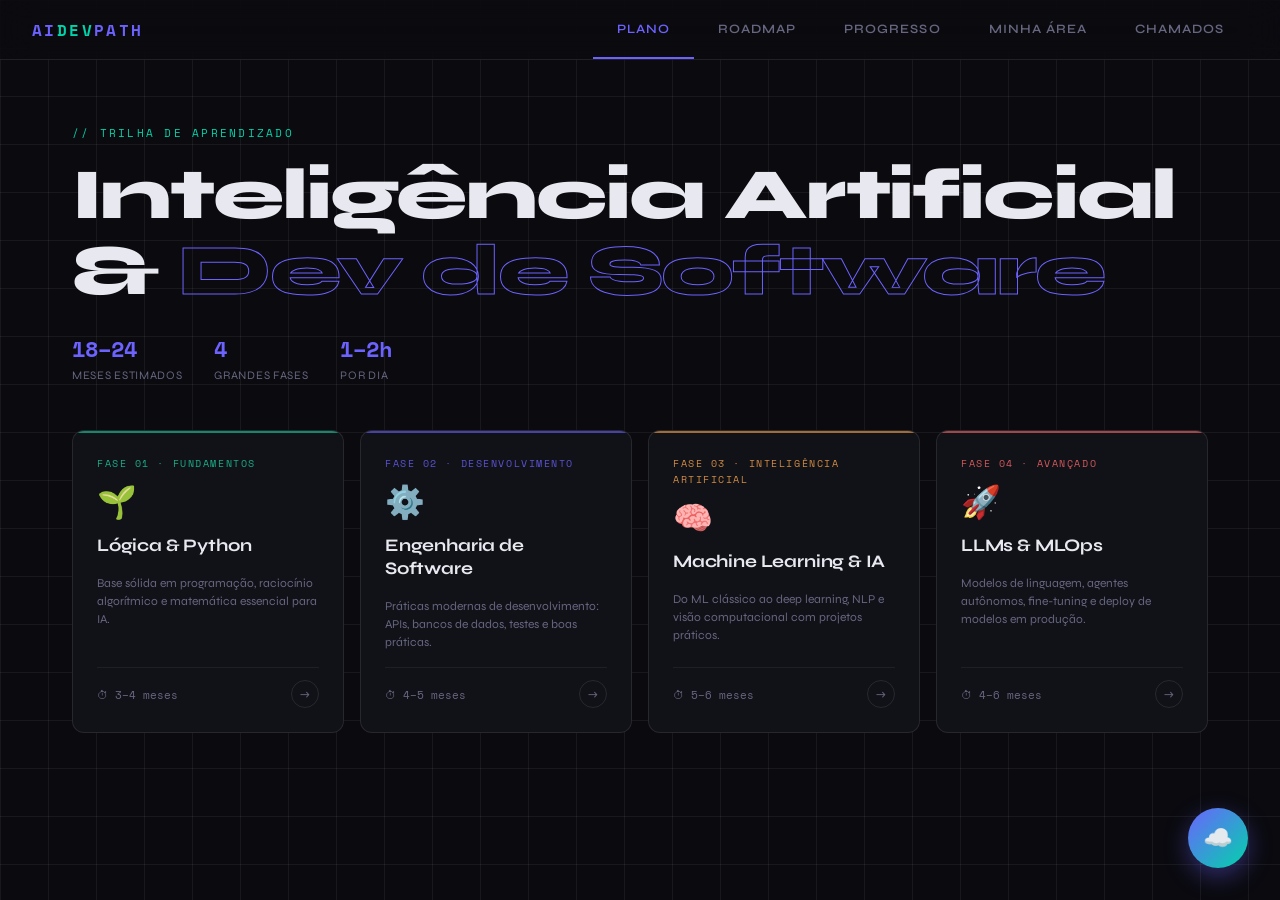
<file: index.html>
<!DOCTYPE html>
<html lang="pt-BR">
<head>
  <meta charset="UTF-8">
  <meta name="viewport" content="width=device-width, initial-scale=1.0">
  <meta name="theme-color" content="#6c63ff">
  <meta name="apple-mobile-web-app-capable" content="yes">
  <meta name="apple-mobile-web-app-status-bar-style" content="black-translucent">
  <meta name="apple-mobile-web-app-title" content="AI Dev Path">
  <link rel="manifest" href="manifest.json">
  <title>AI Dev Path</title>
  <link href="https://fonts.googleapis.com/css2?family=Space+Mono:wght@400;700&family=Syne:wght@400;600;700;800&display=swap" rel="stylesheet">
  <link rel="stylesheet" href="styles.css">
</head>
<body>

  <!-- Install Banner -->
  <div class="install-banner" id="install-banner">
    <span>📱 Instale o app para acesso offline!</span>
    <button id="install-btn">Instalar</button>
    <button class="close-btn" id="close-banner">✕</button>
  </div>

  <!-- Navigation -->
  <nav>
    <div class="nav-logo">AI<span>Dev</span>Path</div>
    <div class="nav-tabs">
      <button class="nav-tab active" onclick="switchTab(0)">Plano</button>
      <button class="nav-tab" onclick="switchTab(1)">Roadmap</button>
      <button class="nav-tab" onclick="switchTab(2)">Progresso</button>
      <button class="nav-tab" onclick="switchTab(3)">Minha Área</button>
      <button class="nav-tab" onclick="switchTab(4)">Chamados</button>
    </div>
  </nav>

  <!-- PAGE 1: PLANO -->
  <div class="page active" id="page-0">
    <div class="hero">
      <p class="hero-eyebrow">// Trilha de aprendizado</p>
      <h1>Inteligência Artificial<br>& <em>Dev de Software</em></h1>
      <div class="hero-meta">
        <div class="hero-stat">
          <span class="hero-stat-num">18–24</span>
          <span class="hero-stat-label">meses estimados</span>
        </div>
        <div class="hero-stat">
          <span class="hero-stat-num">4</span>
          <span class="hero-stat-label">grandes fases</span>
        </div>
        <div class="hero-stat">
          <span class="hero-stat-num">1–2h</span>
          <span class="hero-stat-label">por dia</span>
        </div>
      </div>
    </div>
    <div class="phases-grid" id="phases-grid"></div>
  </div>

  <!-- PAGE 2: ROADMAP -->
  <div class="page" id="page-1">
    <div class="roadmap-container">
      <div class="page-header">
        <p class="page-eyebrow">// Acompanhamento</p>
        <h2 class="page-title">Seu <em>Roadmap</em></h2>
      </div>
      <div class="overall-bar">
        <div class="overall-header">
          <span class="overall-title">Progresso do Roadmap</span>
          <span class="overall-percent" id="roadmap-pct">0%</span>
        </div>
        <div class="overall-track">
          <div class="overall-fill" id="roadmap-fill" style="width:0%"></div>
        </div>
      </div>
      <div id="roadmap-content"></div>
    </div>
  </div>

  <!-- PAGE 3: PROGRESSO -->
  <div class="page" id="page-2">
    <div class="progress-container">
      <div class="page-header">
        <p class="page-eyebrow">// Dashboard</p>
        <h2 class="page-title">Meu <em>Progresso</em></h2>
      </div>
      <div class="overall-bar">
        <div class="overall-header">
          <span class="overall-title">Progresso Geral</span>
          <span class="overall-percent" id="overall-pct">0%</span>
        </div>
        <div class="overall-track">
          <div class="overall-fill" id="overall-fill" style="width:0%"></div>
        </div>
      </div>
      <div class="progress-grid" id="progress-grid"></div>
    </div>
  </div>

  <!-- PAGE 4: MINHA ÁREA -->
  <div class="page" id="page-3">
    <div class="practice-container">
      <div class="page-header">
        <p class="page-eyebrow">// Prática</p>
        <h2 class="page-title">Minha <em>Área de Estudos</em></h2>
      </div>
      <div class="practice-tabs">
        <button class="practice-tab active" onclick="switchPracticeTab(0)">🧮 Calculadora Matemática</button>
        <button class="practice-tab" onclick="switchPracticeTab(1)">🧠 Simulador de Rede Neural</button>
      </div>

      <!-- Math Calculator Panel -->
      <div class="practice-panel active" id="practice-0">
        <div class="calc-grid">
          <div class="calc-section">
            <div class="calc-title">Operações com Vetores</div>
            <div class="calc-input-group">
              <label class="calc-label">Vetor A (separado por vírgula)</label>
              <input type="text" class="calc-input" id="vectorA" placeholder="Ex: 1, 2, 3">
            </div>
            <div class="calc-input-group">
              <label class="calc-label">Vetor B (separado por vírgula)</label>
              <input type="text" class="calc-input" id="vectorB" placeholder="Ex: 4, 5, 6">
            </div>
            <button class="calc-btn" onclick="calculateVectorOps()">Calcular Operações</button>
            <div class="calc-result" id="vector-result">Resultado aparecerá aqui...</div>
          </div>

          <div class="calc-section">
            <div class="calc-title">Operações com Matrizes</div>
            <div class="calc-input-group">
              <label class="calc-label">Matriz A (linhas separadas por ;)</label>
              <input type="text" class="calc-input" id="matrixA" placeholder="Ex: 1,2; 3,4">
            </div>
            <div class="calc-input-group">
              <label class="calc-label">Matriz B (linhas separadas por ;)</label>
              <input type="text" class="calc-input" id="matrixB" placeholder="Ex: 5,6; 7,8">
            </div>
            <button class="calc-btn" onclick="calculateMatrixOps()">Calcular Operações</button>
            <div class="calc-result" id="matrix-result">Resultado aparecerá aqui...</div>
          </div>

          <div class="calc-section">
            <div class="calc-title">Produto Escalar & Vetorial</div>
            <div class="calc-input-group">
              <label class="calc-label">Vetor U</label>
              <input type="text" class="calc-input" id="vectorU" placeholder="Ex: 1, 2, 3">
            </div>
            <div class="calc-input-group">
              <label class="calc-label">Vetor V</label>
              <input type="text" class="calc-input" id="vectorV" placeholder="Ex: 4, 5, 6">
            </div>
            <button class="calc-btn" onclick="calculateProducts()">Calcular Produtos</button>
            <div class="calc-result" id="product-result">Resultado aparecerá aqui...</div>
          </div>

          <div class="calc-section">
            <div class="calc-title">Álgebra Linear</div>
            <div class="calc-input-group">
              <label class="calc-label">Matriz (linhas separadas por ;)</label>
              <input type="text" class="calc-input" id="matrixDet" placeholder="Ex: 1,2; 3,4">
            </div>
            <button class="calc-btn" onclick="calculateLinearAlgebra()">Calcular Determinante e Transposta</button>
            <div class="calc-result" id="linear-result">Resultado aparecerá aqui...</div>
          </div>
        </div>
      </div>

      <!-- Neural Network Panel -->
      <div class="practice-panel" id="practice-1">
        <div class="nn-container">
          <div class="calc-title">💡 Simulador de Rede Neural Simples</div>
          <p style="color: var(--muted); font-size: 0.8rem; margin-bottom: 1rem;">
            Experimente com diferentes arquiteturas de redes neurais! Use a função <code style="color: var(--accent2);">createNeuralNetwork()</code> 
            para visualizar sua rede.
          </p>
          <div class="code-editor">
            <textarea class="code-textarea" id="nn-code">// Exemplo de rede neural simples
// Camadas: [entradas, ocultas, saídas]

function createNeuralNetwork() {
  const network = {
    layers: [3, 5, 2],  // 3 entradas, 5 neurônios ocultos, 2 saídas
    name: "Rede de Classificação"
  };
  return network;
}

// Execute para visualizar!
const myNetwork = createNeuralNetwork();
console.log("Rede criada:", myNetwork.name);
console.log("Arquitetura:", myNetwork.layers.join(" → "));
</textarea>
          </div>
          <div class="code-controls">
            <button class="run-btn" onclick="runNeuralNetwork()">▶ Executar e Visualizar</button>
            <button class="clear-btn" onclick="clearNNOutput()">Limpar Saída</button>
          </div>
          <canvas id="nn-canvas"></canvas>
          <div class="output-panel" id="nn-output"></div>
        </div>
      </div>
    </div>
  </div>

  <!-- PAGE 5: CHAMADOS -->
  <div class="page" id="page-4">
    <div class="tickets-container">
      
      <!-- Login Screen -->
      <div class="login-screen" id="login-screen">
        <div class="login-box">
          <div class="login-icon">🎫</div>
          <h2 class="login-title">Sistema de Chamados</h2>
          <p class="login-subtitle">Faça login para acessar os chamados</p>
          <div class="login-form">
            <div class="login-input-group">
              <label class="login-label">👤 Nome de Usuário</label>
              <input type="text" class="login-input" id="attendant-name" placeholder="Digite seu nome">
            </div>
            <div class="login-input-group">
              <label class="login-label">🔑 Senha</label>
              <input type="password" class="login-input" id="attendant-pass" placeholder="Digite sua senha">
            </div>
            <button class="login-btn" onclick="performLogin()">Entrar</button>
            <div class="login-actions" style="margin-top: 10px; text-align: center;">
              <button class="login-btn" id="first-user-btn" style="background: transparent; color: var(--accent2); border: 1px solid var(--accent2); padding: 0.5rem; display: none;" onclick="openUserForm(true)">Criar Primeiro Usuário (Admin)</button>
            </div>
          </div>
        </div>
      </div>

      <!-- Main Content (after login) -->
      <div class="tickets-main" id="tickets-main" style="display: none;">
        <div class="page-header">
          <p class="page-eyebrow">// Gestão de Atendimento</p>
          <h2 class="page-title">Sistema de <em>Chamados</em></h2>
          <div class="attendant-info">
            <button id="admin-shield-btn" class="logout-btn" style="background: transparent; border: 1px solid var(--accent3); margin-right: 0.5rem; display: none;" onclick="openUserManagerModal()" title="Gerenciar Usuários">🛡️ Admin</button>
            <span class="attendant-badge">👤 <span id="current-attendant">Atendente</span></span>
            <button class="logout-btn" onclick="performLogout()">Sair</button>
          </div>
        </div>

        <div class="tickets-stats">
          <div class="stat-card">
            <div class="stat-number" id="stat-available">0</div>
            <div class="stat-label">Disponíveis</div>
          </div>
          <div class="stat-card">
            <div class="stat-number" id="stat-in-progress">0</div>
            <div class="stat-label">Em Atendimento</div>
          </div>
          <div class="stat-card">
            <div class="stat-number" id="stat-completed">0</div>
            <div class="stat-label">Concluídos</div>
          </div>
        </div>

        <div class="tickets-header">
          <div class="tickets-filter">
            <button class="filter-btn active" onclick="filterTickets('all')">Todos</button>
            <button class="filter-btn" onclick="filterTickets('available')">Disponíveis</button>
            <button class="filter-btn" onclick="filterTickets('in-progress')">Meus Atendimentos</button>
            <button class="filter-btn" onclick="filterTickets('completed')">Concluídos</button>
          </div>
          <button class="new-ticket-btn" onclick="openTicketModal()">+ Novo Chamado</button>
        </div>

        <div class="tickets-board" id="tickets-board"></div>
        <div class="empty-state" id="empty-state" style="display: none;">
          <div class="empty-state-icon">📋</div>
          <div class="empty-state-text">Nenhum chamado ainda</div>
          <div class="empty-state-hint">Clique em "Novo Chamado" para começar</div>
        </div>
      </div>
    </div>
  </div>

  <!-- DETAIL OVERLAY -->
  <div class="detail-overlay" id="detail-overlay" onclick="handleOverlayClick(event)">
    <div class="detail-panel">
      <div class="detail-header">
        <button class="detail-close" onclick="closeDetail()">✕</button>
        <div class="detail-tag" id="d-tag"></div>
        <div class="detail-title" id="d-title"></div>
        <div class="detail-meta" id="d-meta"></div>
      </div>
      <div class="detail-body" id="d-body"></div>
    </div>
  </div>

  <!-- TICKET MODAL -->
  <div class="ticket-modal" id="ticket-modal" onclick="handleTicketModalClick(event)">
    <div class="ticket-modal-content">
      <div class="ticket-modal-header">
        <div class="ticket-modal-title" id="modal-title">Novo Chamado</div>
        <button class="ticket-modal-close" onclick="closeTicketModal()">✕</button>
      </div>
      <div class="ticket-modal-body">
        <div class="ticket-form-group">
          <label class="ticket-form-label">Título</label>
          <input type="text" class="ticket-form-input" id="ticket-title-input" placeholder="Ex: Problema no sistema de login">
        </div>
        <div class="ticket-form-group">
          <label class="ticket-form-label">Descrição</label>
          <textarea class="ticket-form-textarea" id="ticket-description-input" placeholder="Descreva o chamado em detalhes..."></textarea>
        </div>
        <div class="ticket-form-group">
          <label class="ticket-form-label">Cor do Card</label>
          <div class="color-picker" id="color-picker">
            <div class="color-option selected" style="background: #6c63ff;" data-color="#6c63ff"></div>
            <div class="color-option" style="background: #00d4aa;" data-color="#00d4aa"></div>
            <div class="color-option" style="background: #ffa94d;" data-color="#ffa94d"></div>
            <div class="color-option" style="background: #ff6b6b;" data-color="#ff6b6b"></div>
            <div class="color-option" style="background: #1AD4A4;" data-color="#1AD4A4"></div>
            <div class="color-option" style="background: #a78bfa;" data-color="#a78bfa"></div>
            <div class="color-option" style="background: #f472b6;" data-color="#f472b6"></div>
            <div class="color-option" style="background: #60a5fa;" data-color="#60a5fa"></div>
          </div>
        </div>
        <div class="ticket-form-group">
          <label class="ticket-form-label">Anexos</label>
          <label class="ticket-form-file">
            <input type="file" id="ticket-files-input" multiple onchange="handleTicketFiles(this)">
            <div>📎 Clique para anexar arquivos</div>
          </label>
          <div class="file-list" id="ticket-files-list"></div>
        </div>
      </div>
      <div class="ticket-modal-footer">
        <button class="btn-cancel" onclick="closeTicketModal()">Cancelar</button>
        <button class="btn-save" onclick="saveTicket()">Salvar Chamado</button>
      </div>
    </div>
  </div>

  <!-- SYNC MODAL -->
  <div class="sync-modal" id="sync-modal" onclick="handleSyncModalClick(event)">
    <div class="sync-modal-content">
      <div class="sync-modal-header">
        <div class="sync-modal-title">☁️ Sincronização Dropbox</div>
        <div class="sync-modal-subtitle">Sincronize seus dados entre dispositivos usando o Dropbox</div>
        <button class="sync-modal-close" onclick="closeSyncModal()">✕</button>
      </div>
      <div class="sync-modal-body">
        <div class="sync-info-box">
          <strong>Como configurar:</strong><br>
          1. Acesse <a href="https://www.dropbox.com/developers/apps" target="_blank">Dropbox App Console</a><br>
          2. Crie um novo app (Scoped Access, App folder)<br>
          3. Em "Permissions", ative: <code>files.content.write</code> e <code>files.content.read</code><br>
          4. Em "Settings", gere um Access Token<br>
          5. Cole o token abaixo
        </div>
        <div class="sync-status" id="sync-status">
          <div class="sync-status-icon">⚪</div>
          <div class="sync-status-text">
            <div style="font-weight: 600;">Status: Não Configurado</div>
            <div style="font-size: 0.75rem; color: var(--muted);">Configure o token para habilitar a sincronização</div>
          </div>
        </div>
        <div class="sync-form-group">
          <label class="sync-form-label">Dropbox Access Token</label>
          <input type="password" class="sync-form-input" id="dropbox-token-input" placeholder="Cole seu token aqui..." autocomplete="off">
        </div>
        <div class="sync-actions">
          <button class="sync-btn sync-btn-secondary" onclick="testConnection()">🔍 Testar Conexão</button>
          <button class="sync-btn" onclick="saveToken()">💾 Salvar Token</button>
        </div>
        <div class="sync-actions">
          <button class="sync-btn" onclick="syncToCloud()" id="sync-upload-btn" disabled>⬆️ Enviar para Nuvem</button>
          <button class="sync-btn sync-btn-secondary" onclick="syncFromCloud()" id="sync-download-btn" disabled>⬇️ Baixar da Nuvem</button>
        </div>
        <div class="sync-actions">
          <button class="sync-btn sync-btn-danger" onclick="disconnectDropbox()">🔌 Desconectar</button>
        </div>
        <div class="sync-last-sync" id="sync-last-sync"></div>
      </div>
    </div>
  </div>

  <!-- USER MODAL (Registration/Management) -->
  <div class="ticket-modal" id="user-modal" onclick="if(event.target === this) closeUserModal()">
    <div class="ticket-modal-content">
      <div class="ticket-modal-header">
        <div class="ticket-modal-title" id="user-modal-title">Gerenciar Usuários</div>
        <button class="ticket-modal-close" onclick="closeUserModal()">✕</button>
      </div>
      <div class="ticket-modal-body" id="user-modal-body">
        <!-- List of users (only for admin) -->
        <div id="user-list-container" style="display:none; margin-bottom: 20px;">
          <h3 style="margin-bottom: 10px; font-size: 1rem;">Usuários Cadastrados</h3>
          <div id="users-list" style="max-height: 150px; overflow-y: auto; background: var(--surface2); padding: 10px; border-radius: 8px;"></div>
          <button class="new-ticket-btn" style="margin-top: 10px; width: 100%;" onclick="showUserForm()">+ Criar Novo Usuário</button>
        </div>
        
        <!-- User Form -->
        <div id="user-form-container">
          <div class="ticket-form-group">
            <label class="ticket-form-label">Nome de Usuário</label>
            <input type="text" class="ticket-form-input" id="user-name-input" placeholder="Ex: joao.silva">
          </div>
          <div class="ticket-form-group">
            <label class="ticket-form-label">Senha</label>
            <input type="password" class="ticket-form-input" id="user-pass-input" placeholder="Senha segura">
          </div>
          <div class="ticket-form-group" id="user-role-group">
            <label class="ticket-form-label">Papel do Usuário</label>
            <select class="ticket-form-input" id="user-role-input" style="background: var(--surface); color: var(--text); border: 1px solid var(--border);" onchange="toggleAdminCheckbox()">
              <option value="requester">Solicitante</option>
              <option value="attendant">Atendente</option>
            </select>
          </div>
          <div class="ticket-form-group" id="user-admin-group" style="display: none; align-items: center; gap: 10px; margin-top: 15px;">
            <input type="checkbox" id="user-admin-input" style="width: 20px; height: 20px; accent-color: var(--accent2);">
            <label class="ticket-form-label" style="margin-bottom: 0;"> É Administrador?</label>
          </div>
        </div>
      </div>
      <div class="ticket-modal-footer">
        <button class="btn-cancel" onclick="closeUserModal()">Cancelar</button>
        <button class="btn-save" onclick="saveUser()">Salvar Usuário</button>
      </div>
    </div>
  </div>

  <!-- SYNC FAB BUTTON -->
  <button class="sync-fab" id="sync-fab" onclick="openSyncModal()">
    <span id="sync-icon">☁️</span>
    <div class="sync-tooltip" id="sync-tooltip">Sincronizar com Dropbox</div>
  </button>

  <script src="script.js"></script>
</body>
</html>
</file>
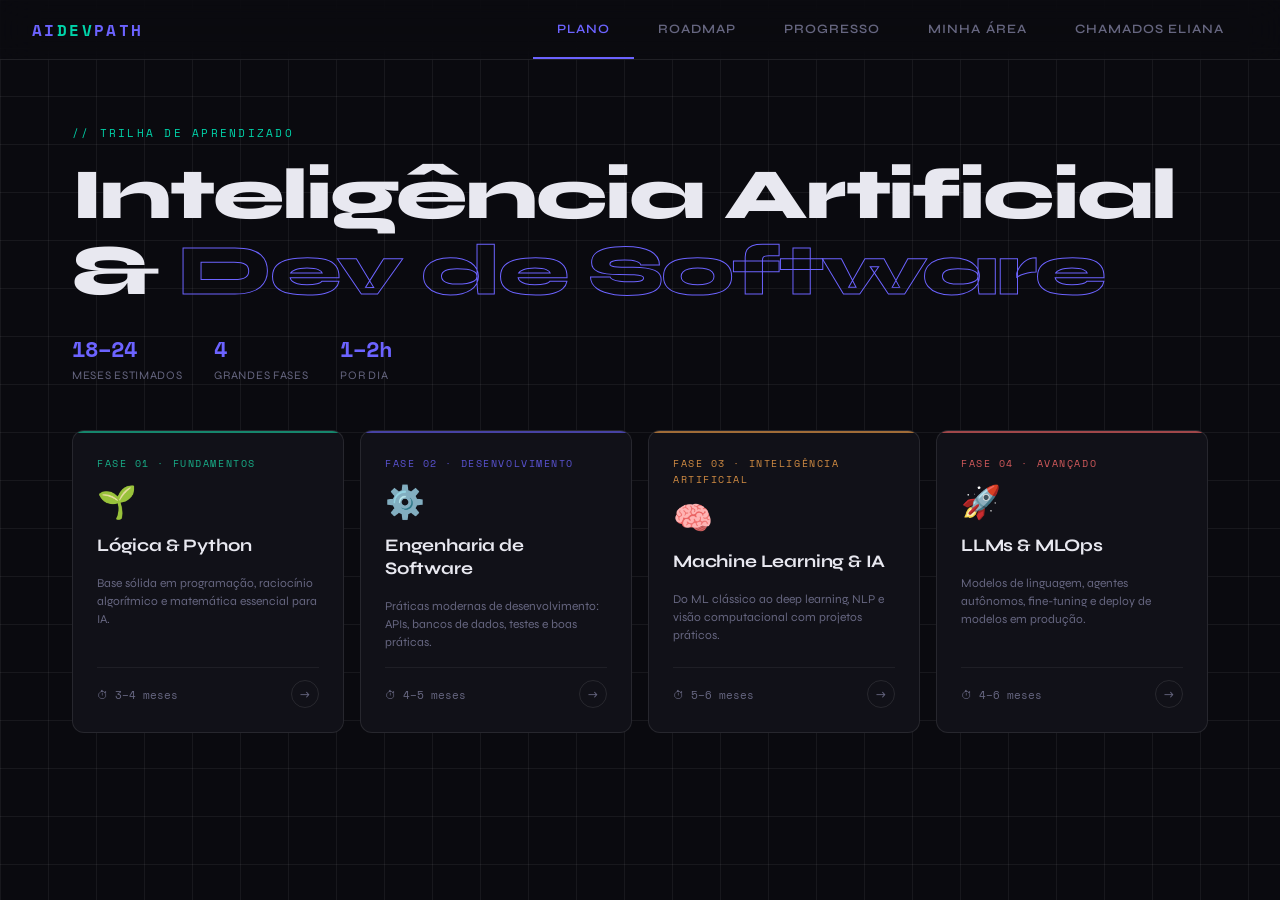
<file: ai_dev_path_completo.html>
<!DOCTYPE html>
<html lang="pt-BR">

<head>
  <meta charset="UTF-8">
  <meta name="viewport" content="width=device-width, initial-scale=1.0">
  <meta name="theme-color" content="#6c63ff">
  <meta name="apple-mobile-web-app-capable" content="yes">
  <meta name="apple-mobile-web-app-status-bar-style" content="black-translucent">
  <meta name="apple-mobile-web-app-title" content="AI Dev Path">
  <link rel="manifest" href="manifest.json">
  <title>AI Dev Path</title>
  <link
    href="https://fonts.googleapis.com/css2?family=Space+Mono:wght@400;700&family=Syne:wght@400;600;700;800&display=swap"
    rel="stylesheet">
  <style>
    :root {
      --bg: #0a0a0f;
      --surface: #111118;
      --surface2: #16161f;
      --surface3: #1c1c28;
      --border: #ffffff0f;
      --border2: #ffffff18;
      --text: #e8e8f0;
      --muted: #666680;
      --accent: #6c63ff;
      --accent2: #00d4aa;
      --accent3: #ff6b6b;
      --accent4: #ffa94d;
      --glow: #6c63ff33;
      --font-display: 'Syne', sans-serif;
      --font-mono: 'Space Mono', monospace;
    }

    * {
      margin: 0;
      padding: 0;
      box-sizing: border-box;
    }

    body {
      background: var(--bg);
      color: var(--text);
      font-family: var(--font-display);
      min-height: 100vh;
      overflow-x: hidden;
    }

    /* GRID BG */
    body::before {
      content: '';
      position: fixed;
      inset: 0;
      background-image:
        linear-gradient(var(--border) 1px, transparent 1px),
        linear-gradient(90deg, var(--border) 1px, transparent 1px);
      background-size: 48px 48px;
      pointer-events: none;
      z-index: 0;
    }

    /* Install Banner */
    .install-banner {
      position: fixed;
      bottom: 20px;
      left: 50%;
      transform: translateX(-50%);
      background: linear-gradient(135deg, var(--accent), var(--accent2));
      color: white;
      padding: 1rem 1.5rem;
      border-radius: 12px;
      box-shadow: 0 10px 40px rgba(108, 99, 255, 0.3);
      display: none;
      align-items: center;
      gap: 1rem;
      z-index: 1000;
      animation: slideUp 0.3s ease;
      max-width: 90%;
    }

    .install-banner.show {
      display: flex;
    }

    @keyframes slideUp {
      from {
        opacity: 0;
        transform: translateX(-50%) translateY(20px);
      }

      to {
        opacity: 1;
        transform: translateX(-50%) translateY(0);
      }
    }

    .install-banner button {
      background: white;
      color: var(--accent);
      border: none;
      padding: 0.5rem 1rem;
      border-radius: 8px;
      font-weight: 700;
      cursor: pointer;
      white-space: nowrap;
    }

    .install-banner .close-btn {
      background: transparent;
      color: white;
      font-size: 1.2rem;
      padding: 0.25rem 0.5rem;
    }

    /* NAV */
    nav {
      position: sticky;
      top: 0;
      z-index: 100;
      background: #0a0a0fcc;
      backdrop-filter: blur(20px);
      border-bottom: 1px solid var(--border2);
      padding: 0 2rem;
      display: flex;
      align-items: center;
      gap: 0;
      height: 60px;
      overflow-x: auto;
    }

    .nav-logo {
      font-size: 1rem;
      font-weight: 800;
      letter-spacing: 0.15em;
      text-transform: uppercase;
      color: var(--accent);
      margin-right: auto;
      font-family: var(--font-mono);
      flex-shrink: 0;
    }

    .nav-logo span {
      color: var(--accent2);
    }

    .nav-tabs {
      display: flex;
      gap: 0;
      height: 100%;
    }

    .nav-tab {
      height: 100%;
      padding: 0 1.5rem;
      background: none;
      border: none;
      border-bottom: 2px solid transparent;
      color: var(--muted);
      font-family: var(--font-display);
      font-size: 0.8rem;
      font-weight: 600;
      letter-spacing: 0.08em;
      text-transform: uppercase;
      cursor: pointer;
      transition: all 0.2s;
      position: relative;
      white-space: nowrap;
    }

    .nav-tab:hover {
      color: var(--text);
    }

    .nav-tab.active {
      color: var(--accent);
      border-bottom-color: var(--accent);
    }

    /* PAGES */
    .page {
      display: none;
      position: relative;
      z-index: 1;
    }

    .page.active {
      display: block;
    }

    /* ===== PAGE 1: PLANO ===== */
    .hero {
      padding: 4rem 2rem 2rem;
      max-width: 1200px;
      margin: 0 auto;
    }

    .hero-eyebrow {
      font-family: var(--font-mono);
      font-size: 0.7rem;
      letter-spacing: 0.2em;
      color: var(--accent2);
      text-transform: uppercase;
      margin-bottom: 1rem;
    }

    .hero h1 {
      font-size: clamp(2.5rem, 6vw, 4.5rem);
      font-weight: 800;
      line-height: 1.05;
      letter-spacing: -0.03em;
    }

    .hero h1 em {
      font-style: normal;
      color: transparent;
      -webkit-text-stroke: 1px var(--accent);
    }

    .hero-meta {
      display: flex;
      gap: 2rem;
      margin-top: 1.5rem;
      flex-wrap: wrap;
    }

    .hero-stat {
      display: flex;
      flex-direction: column;
      gap: 0.2rem;
    }

    .hero-stat-num {
      font-family: var(--font-mono);
      font-size: 1.4rem;
      font-weight: 700;
      color: var(--accent);
    }

    .hero-stat-label {
      font-size: 0.72rem;
      color: var(--muted);
      letter-spacing: 0.06em;
      text-transform: uppercase;
    }

    /* PHASES GRID */
    .phases-grid {
      max-width: 1200px;
      margin: 0 auto;
      padding: 1rem 2rem 4rem;
      display: grid;
      grid-template-columns: repeat(auto-fill, minmax(260px, 1fr));
      gap: 1rem;
    }

    .phase-card {
      background: var(--surface);
      border: 1px solid var(--border2);
      border-radius: 12px;
      padding: 1.5rem;
      cursor: pointer;
      transition: all 0.25s cubic-bezier(0.34, 1.56, 0.64, 1);
      position: relative;
      overflow: hidden;
      display: flex;
      flex-direction: column;
      gap: 1rem;
    }

    .phase-card::before {
      content: '';
      position: absolute;
      top: 0;
      left: 0;
      right: 0;
      height: 2px;
      background: var(--card-accent, var(--accent));
      opacity: 0.6;
      transition: opacity 0.2s;
    }

    .phase-card:hover {
      transform: translateY(-4px) scale(1.01);
      border-color: var(--card-accent, var(--accent));
      box-shadow: 0 20px 60px -10px var(--glow);
    }

    .phase-card:hover::before {
      opacity: 1;
    }

    .card-phase-tag {
      font-family: var(--font-mono);
      font-size: 0.65rem;
      letter-spacing: 0.15em;
      text-transform: uppercase;
      color: var(--card-accent, var(--accent));
      opacity: 0.8;
    }

    .card-icon {
      font-size: 2rem;
      line-height: 1;
    }

    .card-title {
      font-size: 1.1rem;
      font-weight: 700;
      line-height: 1.3;
      letter-spacing: -0.01em;
    }

    .card-subtitle {
      font-size: 0.75rem;
      color: var(--muted);
      line-height: 1.5;
    }

    .card-footer {
      display: flex;
      justify-content: space-between;
      align-items: center;
      margin-top: auto;
      padding-top: 0.75rem;
      border-top: 1px solid var(--border);
    }

    .card-duration {
      font-family: var(--font-mono);
      font-size: 0.7rem;
      color: var(--muted);
    }

    .card-arrow {
      width: 28px;
      height: 28px;
      border-radius: 50%;
      border: 1px solid var(--border2);
      display: flex;
      align-items: center;
      justify-content: center;
      font-size: 0.75rem;
      color: var(--muted);
      transition: all 0.2s;
    }

    .phase-card:hover .card-arrow {
      background: var(--card-accent, var(--accent));
      border-color: var(--card-accent, var(--accent));
      color: #fff;
      transform: translate(2px, -2px);
    }

    /* DETAIL VIEW */
    .detail-overlay {
      display: none;
      position: fixed;
      inset: 0;
      z-index: 200;
      background: #0a0a0fdd;
      backdrop-filter: blur(8px);
      padding: 2rem;
      overflow-y: auto;
    }

    .detail-overlay.open {
      display: flex;
      align-items: flex-start;
      justify-content: center;
    }

    .detail-panel {
      background: var(--surface);
      border: 1px solid var(--border2);
      border-radius: 16px;
      width: 100%;
      max-width: 740px;
      margin: auto;
      overflow: hidden;
      animation: slideUpDetail 0.3s cubic-bezier(0.34, 1.56, 0.64, 1);
    }

    @keyframes slideUpDetail {
      from {
        opacity: 0;
        transform: translateY(30px) scale(0.97);
      }

      to {
        opacity: 1;
        transform: translateY(0) scale(1);
      }
    }

    .detail-header {
      padding: 2rem;
      border-bottom: 1px solid var(--border);
      position: relative;
      background: linear-gradient(135deg, var(--surface2), var(--surface));
    }

    .detail-header::after {
      content: '';
      position: absolute;
      top: 0;
      left: 0;
      right: 0;
      height: 2px;
      background: var(--detail-accent, var(--accent));
    }

    .detail-close {
      position: absolute;
      top: 1.25rem;
      right: 1.25rem;
      width: 36px;
      height: 36px;
      background: var(--surface3);
      border: 1px solid var(--border2);
      border-radius: 8px;
      color: var(--muted);
      cursor: pointer;
      font-size: 1rem;
      display: flex;
      align-items: center;
      justify-content: center;
      transition: all 0.15s;
    }

    .detail-close:hover {
      background: var(--border2);
      color: var(--text);
    }

    .detail-tag {
      font-family: var(--font-mono);
      font-size: 0.65rem;
      letter-spacing: 0.15em;
      text-transform: uppercase;
      color: var(--detail-accent, var(--accent));
      margin-bottom: 0.75rem;
    }

    .detail-title {
      font-size: 1.8rem;
      font-weight: 800;
      letter-spacing: -0.02em;
      line-height: 1.2;
    }

    .detail-meta {
      display: flex;
      gap: 1rem;
      margin-top: 1rem;
      flex-wrap: wrap;
    }

    .detail-badge {
      background: var(--surface3);
      border: 1px solid var(--border2);
      border-radius: 6px;
      padding: 0.3rem 0.7rem;
      font-size: 0.72rem;
      color: var(--muted);
      font-family: var(--font-mono);
    }

    .detail-body {
      padding: 2rem;
      display: flex;
      flex-direction: column;
      gap: 1.5rem;
    }

    .detail-section-title {
      font-size: 0.7rem;
      font-family: var(--font-mono);
      letter-spacing: 0.15em;
      text-transform: uppercase;
      color: var(--muted);
      margin-bottom: 0.75rem;
      display: flex;
      align-items: center;
      gap: 0.5rem;
    }

    .detail-section-title::after {
      content: '';
      flex: 1;
      height: 1px;
      background: var(--border);
    }

    .topic-list {
      display: flex;
      flex-direction: column;
      gap: 0.4rem;
    }

    .topic-item {
      display: flex;
      align-items: flex-start;
      gap: 0.75rem;
      padding: 0.6rem 0.75rem;
      border-radius: 8px;
      font-size: 0.85rem;
      line-height: 1.5;
      background: var(--surface2);
      border: 1px solid var(--border);
      transition: border-color 0.15s;
    }

    .topic-item:hover {
      border-color: var(--border2);
    }

    .topic-dot {
      width: 6px;
      height: 6px;
      border-radius: 50%;
      background: var(--detail-accent, var(--accent));
      margin-top: 0.45rem;
      flex-shrink: 0;
    }

    .resource-chips {
      display: flex;
      flex-wrap: wrap;
      gap: 0.5rem;
    }

    .resource-chip {
      background: var(--surface3);
      border: 1px solid var(--border2);
      border-radius: 20px;
      padding: 0.35rem 0.9rem;
      font-size: 0.75rem;
      color: var(--text);
      transition: all 0.15s;
    }

    .resource-chip:hover {
      border-color: var(--detail-accent, var(--accent));
      color: var(--detail-accent, var(--accent));
    }

    .project-box {
      background: var(--surface2);
      border: 1px solid var(--border2);
      border-left: 3px solid var(--detail-accent, var(--accent));
      border-radius: 0 8px 8px 0;
      padding: 1rem 1.2rem;
      font-size: 0.85rem;
      color: var(--muted);
      line-height: 1.6;
    }

    /* ===== PAGE 2: ROADMAP ===== */
    .roadmap-container {
      max-width: 900px;
      margin: 0 auto;
      padding: 3rem 2rem 4rem;
    }

    .page-header {
      margin-bottom: 2.5rem;
    }

    .page-eyebrow {
      font-family: var(--font-mono);
      font-size: 0.65rem;
      letter-spacing: 0.2em;
      text-transform: uppercase;
      color: var(--accent2);
      margin-bottom: 0.75rem;
    }

    .page-title {
      font-size: 2.2rem;
      font-weight: 800;
      letter-spacing: -0.03em;
      line-height: 1.1;
    }

    .page-title em {
      font-style: normal;
      color: var(--accent);
    }

    .roadmap-phase {
      margin-bottom: 2.5rem;
      position: relative;
    }

    .roadmap-phase-header {
      display: flex;
      align-items: center;
      gap: 1rem;
      margin-bottom: 1rem;
      cursor: pointer;
      user-select: none;
    }

    .phase-number {
      width: 36px;
      height: 36px;
      border-radius: 50%;
      border: 2px solid var(--phase-color, var(--accent));
      display: flex;
      align-items: center;
      justify-content: center;
      font-family: var(--font-mono);
      font-size: 0.8rem;
      color: var(--phase-color, var(--accent));
      flex-shrink: 0;
    }

    .phase-name {
      font-size: 1rem;
      font-weight: 700;
      flex: 1;
    }

    .phase-toggle {
      font-size: 0.7rem;
      color: var(--muted);
      font-family: var(--font-mono);
      transition: transform 0.2s;
    }

    .roadmap-phase.collapsed .phase-toggle {
      transform: rotate(-90deg);
    }

    .phase-progress-bar {
      height: 4px;
      background: var(--surface3);
      border-radius: 99px;
      overflow: hidden;
      margin-top: 0.5rem;
    }

    .phase-progress-fill {
      height: 100%;
      background: var(--phase-color, var(--accent));
      border-radius: 99px;
      transition: width 0.5s ease;
    }

    .roadmap-items {
      padding-left: 2.25rem;
      display: flex;
      flex-direction: column;
      gap: 0.75rem;
      border-left: 1px dashed var(--border2);
      margin-left: 1.1rem;
    }

    .roadmap-phase.collapsed .roadmap-items {
      display: none;
    }

    .roadmap-item {
      background: var(--surface);
      border: 1px solid var(--border2);
      border-radius: 10px;
      overflow: hidden;
    }

    .roadmap-item-header {
      padding: 0.9rem 1rem;
      display: flex;
      align-items: center;
      gap: 0.75rem;
      cursor: default;
    }

    .item-status {
      width: 16px;
      height: 16px;
      border-radius: 4px;
      border: 1.5px solid var(--border2);
      cursor: pointer;
      flex-shrink: 0;
      display: flex;
      align-items: center;
      justify-content: center;
      font-size: 0.6rem;
      transition: all 0.15s;
    }

    .item-status.done {
      background: var(--accent2);
      border-color: var(--accent2);
      color: #fff;
    }

    .item-title {
      flex: 1;
      font-size: 0.85rem;
      font-weight: 500;
    }

    .item-expand-btn {
      background: none;
      border: 1px solid var(--border2);
      border-radius: 6px;
      padding: 0.25rem 0.6rem;
      color: var(--muted);
      font-family: var(--font-mono);
      font-size: 0.68rem;
      cursor: pointer;
      transition: all 0.15s;
      white-space: nowrap;
    }

    .item-expand-btn:hover {
      border-color: var(--accent);
      color: var(--accent);
    }

    .roadmap-item-body {
      display: none;
      padding: 0 1rem 1rem;
      border-top: 1px solid var(--border);
      padding-top: 1rem;
    }

    .roadmap-item-body.open {
      display: block;
    }

    .notes-area {
      width: 100%;
      background: var(--surface2);
      border: 1px solid var(--border2);
      border-radius: 8px;
      padding: 0.75rem;
      color: var(--text);
      font-family: var(--font-mono);
      font-size: 0.78rem;
      line-height: 1.6;
      resize: vertical;
      min-height: 80px;
      transition: border-color 0.15s;
      outline: none;
    }

    .notes-area:focus {
      border-color: var(--accent);
    }

    .notes-area::placeholder {
      color: var(--muted);
    }

    .attach-area {
      margin-top: 0.5rem;
      display: flex;
      gap: 0.5rem;
      align-items: center;
      flex-wrap: wrap;
    }

    .attach-btn {
      background: var(--surface3);
      border: 1px dashed var(--border2);
      border-radius: 7px;
      padding: 0.4rem 0.8rem;
      color: var(--muted);
      font-size: 0.72rem;
      font-family: var(--font-mono);
      cursor: pointer;
      transition: all 0.15s;
      display: flex;
      align-items: center;
      gap: 0.4rem;
    }

    .attach-btn:hover {
      border-color: var(--accent);
      color: var(--accent);
    }

    .file-input {
      display: none;
    }

    .attached-files {
      display: flex;
      flex-wrap: wrap;
      gap: 0.4rem;
    }

    .file-chip {
      background: var(--surface3);
      border: 1px solid var(--border2);
      border-radius: 5px;
      padding: 0.2rem 0.6rem;
      font-size: 0.68rem;
      font-family: var(--font-mono);
      color: var(--muted);
      display: flex;
      align-items: center;
      gap: 0.3rem;
    }

    .file-chip-remove {
      cursor: pointer;
      color: var(--accent3);
      font-size: 0.7rem;
      line-height: 1;
    }

    /* ===== PAGE 3: PROGRESSO ===== */
    .progress-container {
      max-width: 1100px;
      margin: 0 auto;
      padding: 3rem 2rem 4rem;
    }

    .progress-grid {
      display: grid;
      grid-template-columns: repeat(auto-fill, minmax(300px, 1fr));
      gap: 1rem;
      margin-top: 2rem;
    }

    .prog-card {
      background: var(--surface);
      border: 1px solid var(--border2);
      border-radius: 12px;
      padding: 1.5rem;
      display: flex;
      flex-direction: column;
      gap: 1rem;
      position: relative;
      overflow: hidden;
      transition: border-color 0.2s;
    }

    .prog-card::before {
      content: '';
      position: absolute;
      top: 0;
      left: 0;
      right: 0;
      height: 2px;
      background: var(--prog-color, var(--accent));
    }

    .prog-card:hover {
      border-color: var(--prog-color, var(--accent));
    }

    .prog-card-top {
      display: flex;
      justify-content: space-between;
      align-items: flex-start;
    }

    .prog-card-icon {
      font-size: 1.6rem;
      line-height: 1;
    }

    .prog-percent {
      font-family: var(--font-mono);
      font-size: 1.4rem;
      font-weight: 700;
      color: var(--prog-color, var(--accent));
    }

    .prog-card-title {
      font-size: 1rem;
      font-weight: 700;
      letter-spacing: -0.01em;
    }

    .prog-card-sub {
      font-size: 0.75rem;
      color: var(--muted);
    }

    .progress-bar-track {
      width: 100%;
      height: 6px;
      background: var(--surface3);
      border-radius: 99px;
      overflow: hidden;
    }

    .progress-bar-fill {
      height: 100%;
      border-radius: 99px;
      background: var(--prog-color, var(--accent));
      transition: width 1s cubic-bezier(0.34, 1.56, 0.64, 1);
      position: relative;
    }

    .progress-bar-fill::after {
      content: '';
      position: absolute;
      right: 0;
      top: 50%;
      transform: translateY(-50%);
      width: 10px;
      height: 10px;
      border-radius: 50%;
      background: var(--prog-color, var(--accent));
      box-shadow: 0 0 8px var(--prog-color, var(--accent));
    }

    .prog-notes {
      width: 100%;
      background: var(--surface2);
      border: 1px solid var(--border2);
      border-radius: 8px;
      padding: 0.7rem;
      color: var(--text);
      font-family: var(--font-mono);
      font-size: 0.75rem;
      line-height: 1.6;
      resize: vertical;
      min-height: 70px;
      outline: none;
      transition: border-color 0.15s;
    }

    .prog-notes:focus {
      border-color: var(--prog-color, var(--accent));
    }

    .prog-notes::placeholder {
      color: var(--muted);
    }

    .prog-milestones {
      display: flex;
      flex-direction: column;
      gap: 0.35rem;
    }

    .milestone {
      display: flex;
      align-items: center;
      gap: 0.6rem;
      font-size: 0.78rem;
      color: var(--muted);
    }

    .milestone-check {
      width: 16px;
      height: 16px;
      border-radius: 4px;
      border: 1.5px solid var(--border2);
      cursor: pointer;
      flex-shrink: 0;
      display: flex;
      align-items: center;
      justify-content: center;
      font-size: 0.6rem;
      transition: all 0.15s;
    }

    .milestone-check.checked {
      background: var(--prog-color, var(--accent));
      border-color: var(--prog-color, var(--accent));
      color: #fff;
    }

    .milestone.done-label {
      color: var(--text);
      text-decoration: line-through;
      opacity: 0.5;
    }

    /* OVERALL PROGRESS */
    .overall-bar {
      background: var(--surface);
      border: 1px solid var(--border2);
      border-radius: 12px;
      padding: 1.5rem;
      margin-bottom: 0.5rem;
    }

    .overall-header {
      display: flex;
      justify-content: space-between;
      align-items: center;
      margin-bottom: 1rem;
    }

    .overall-title {
      font-size: 0.75rem;
      text-transform: uppercase;
      letter-spacing: 0.1em;
      font-family: var(--font-mono);
      color: var(--muted);
    }

    .overall-percent {
      font-family: var(--font-mono);
      font-size: 1.2rem;
      font-weight: 700;
      color: var(--accent2);
    }

    .overall-track {
      height: 8px;
      background: var(--surface3);
      border-radius: 99px;
      overflow: hidden;
    }

    .overall-fill {
      height: 100%;
      background: linear-gradient(90deg, var(--accent), var(--accent2));
      border-radius: 99px;
      transition: width 1.2s cubic-bezier(0.34, 1.56, 0.64, 1);
    }

    /* Notes History */
    .notes-section {
      display: flex;
      flex-direction: column;
      gap: 0.5rem;
    }

    .notes-history {
      max-height: 200px;
      overflow-y: auto;
      background: var(--surface2);
      border: 1px solid var(--border2);
      border-radius: 8px;
      padding: 0.75rem;
      display: flex;
      flex-direction: column;
      gap: 0.5rem;
    }

    .notes-history:empty::before {
      content: 'Nenhuma anotação ainda...';
      color: var(--muted);
      font-size: 0.7rem;
      font-family: var(--font-mono);
    }

    .note-entry {
      background: var(--surface3);
      border: 1px solid var(--border);
      border-radius: 6px;
      padding: 0.6rem;
      font-size: 0.72rem;
      font-family: var(--font-mono);
      line-height: 1.5;
      display: flex;
      justify-content: space-between;
      align-items: start;
    }

    .note-content {
      flex: 1;
    }

    .note-timestamp {
      color: var(--accent2);
      font-size: 0.65rem;
      margin-bottom: 0.3rem;
      display: block;
    }

    .note-text {
      color: var(--text);
    }

    .note-remove {
      cursor: pointer;
      color: var(--accent3);
      font-size: 0.75rem;
      padding: 0.2rem 0.4rem;
      margin-left: 0.5rem;
      opacity: 0.7;
      transition: opacity 0.2s;
    }

    .note-remove:hover {
      opacity: 1;
    }

    .notes-input-container {
      display: flex;
      gap: 0.5rem;
    }

    .notes-input {
      flex: 1;
      background: var(--surface2);
      border: 1px solid var(--border2);
      border-radius: 8px;
      padding: 0.5rem 0.7rem;
      color: var(--text);
      font-family: var(--font-mono);
      font-size: 0.75rem;
      outline: none;
      transition: border-color 0.15s;
    }

    .notes-input:focus {
      border-color: var(--accent);
    }

    .notes-add-btn {
      background: var(--accent);
      border: none;
      border-radius: 8px;
      padding: 0.5rem 1rem;
      color: #fff;
      font-family: var(--font-mono);
      font-size: 0.7rem;
      cursor: pointer;
      transition: all 0.15s;
      white-space: nowrap;
    }

    .notes-add-btn:hover {
      background: var(--accent2);
    }

    /* Attachments History */
    .attachments-section {
      display: flex;
      flex-direction: column;
      gap: 0.5rem;
    }

    .attachments-history {
      max-height: 150px;
      overflow-y: auto;
      background: var(--surface2);
      border: 1px solid var(--border2);
      border-radius: 8px;
      padding: 0.75rem;
      display: flex;
      flex-direction: column;
      gap: 0.4rem;
    }

    .attachments-history:empty::before {
      content: 'Nenhum arquivo anexado...';
      color: var(--muted);
      font-size: 0.7rem;
      font-family: var(--font-mono);
    }

    .attachment-entry {
      background: var(--surface3);
      border: 1px solid var(--border);
      border-radius: 6px;
      padding: 0.5rem;
      font-size: 0.7rem;
      font-family: var(--font-mono);
      display: flex;
      justify-content: space-between;
      align-items: center;
    }

    .attachment-info {
      flex: 1;
    }

    .attachment-timestamp {
      color: var(--accent2);
      font-size: 0.62rem;
      display: block;
      margin-bottom: 0.2rem;
    }

    .attachment-name {
      color: var(--text);
    }

    .attachment-remove {
      cursor: pointer;
      color: var(--accent3);
      font-size: 0.75rem;
      padding: 0.2rem 0.4rem;
    }

    .attachment-remove:hover {
      color: var(--accent3);
      opacity: 0.8;
    }

    /* ===== PAGE 4: MINHA ÁREA ===== */
    .practice-container {
      max-width: 1200px;
      margin: 0 auto;
      padding: 3rem 2rem 4rem;
    }

    .practice-tabs {
      display: flex;
      gap: 0.5rem;
      margin-bottom: 2rem;
      flex-wrap: wrap;
    }

    .practice-tab {
      background: var(--surface);
      border: 1px solid var(--border2);
      border-radius: 8px;
      padding: 0.75rem 1.5rem;
      color: var(--muted);
      font-family: var(--font-display);
      font-size: 0.8rem;
      font-weight: 600;
      cursor: pointer;
      transition: all 0.2s;
    }

    .practice-tab:hover {
      color: var(--text);
      border-color: var(--accent);
    }

    .practice-tab.active {
      background: var(--accent);
      color: #fff;
      border-color: var(--accent);
    }

    .practice-panel {
      display: none;
    }

    .practice-panel.active {
      display: block;
    }

    /* Math Calculator */
    .calc-grid {
      display: grid;
      grid-template-columns: repeat(auto-fit, minmax(300px, 1fr));
      gap: 1rem;
    }

    .calc-section {
      background: var(--surface);
      border: 1px solid var(--border2);
      border-radius: 12px;
      padding: 1.5rem;
    }

    .calc-title {
      font-size: 0.9rem;
      font-weight: 700;
      color: var(--accent2);
      margin-bottom: 1rem;
    }

    .calc-input-group {
      display: flex;
      flex-direction: column;
      gap: 0.5rem;
      margin-bottom: 1rem;
    }

    .calc-label {
      font-size: 0.7rem;
      font-family: var(--font-mono);
      color: var(--muted);
      text-transform: uppercase;
      letter-spacing: 0.05em;
    }

    .calc-input {
      background: var(--surface2);
      border: 1px solid var(--border2);
      border-radius: 8px;
      padding: 0.5rem 0.75rem;
      color: var(--text);
      font-family: var(--font-mono);
      font-size: 0.85rem;
      outline: none;
      transition: border-color 0.15s;
    }

    .calc-input:focus {
      border-color: var(--accent);
    }

    .calc-btn {
      background: var(--accent);
      border: none;
      border-radius: 8px;
      padding: 0.6rem 1rem;
      color: #fff;
      font-family: var(--font-mono);
      font-size: 0.75rem;
      cursor: pointer;
      transition: all 0.15s;
      margin-top: 0.5rem;
    }

    .calc-btn:hover {
      background: var(--accent2);
    }

    .calc-result {
      background: var(--surface3);
      border: 1px solid var(--border2);
      border-radius: 8px;
      padding: 1rem;
      margin-top: 1rem;
      font-family: var(--font-mono);
      font-size: 0.8rem;
      color: var(--accent2);
      min-height: 60px;
    }

    /* Neural Network Visualizer */
    .nn-container {
      background: var(--surface);
      border: 1px solid var(--border2);
      border-radius: 12px;
      padding: 1.5rem;
    }

    .code-editor {
      background: var(--surface2);
      border: 1px solid var(--border2);
      border-radius: 8px;
      padding: 1rem;
      margin-bottom: 1rem;
    }

    .code-textarea {
      width: 100%;
      background: var(--surface3);
      border: 1px solid var(--border);
      border-radius: 6px;
      padding: 1rem;
      color: var(--text);
      font-family: var(--font-mono);
      font-size: 0.8rem;
      line-height: 1.6;
      resize: vertical;
      min-height: 300px;
      outline: none;
    }

    .code-textarea:focus {
      border-color: var(--accent);
    }

    .code-controls {
      display: flex;
      gap: 0.5rem;
      margin-top: 1rem;
      flex-wrap: wrap;
    }

    .run-btn {
      background: var(--accent2);
      border: none;
      border-radius: 8px;
      padding: 0.6rem 1.5rem;
      color: #fff;
      font-family: var(--font-mono);
      font-size: 0.75rem;
      font-weight: 700;
      cursor: pointer;
      transition: all 0.15s;
    }

    .run-btn:hover {
      background: var(--accent);
    }

    .clear-btn {
      background: var(--surface3);
      border: 1px solid var(--border2);
      border-radius: 8px;
      padding: 0.6rem 1.5rem;
      color: var(--muted);
      font-family: var(--font-mono);
      font-size: 0.75rem;
      cursor: pointer;
      transition: all 0.15s;
    }

    .clear-btn:hover {
      border-color: var(--accent3);
      color: var(--accent3);
    }

    #nn-canvas {
      width: 100%;
      max-width: 800px;
      height: 400px;
      background: var(--surface2);
      border: 1px solid var(--border2);
      border-radius: 8px;
      margin-top: 1rem;
    }

    .output-panel {
      background: var(--surface2);
      border: 1px solid var(--border2);
      border-radius: 8px;
      padding: 1rem;
      margin-top: 1rem;
      font-family: var(--font-mono);
      font-size: 0.75rem;
      color: var(--text);
      min-height: 100px;
      max-height: 200px;
      overflow-y: auto;
    }

    .output-panel:empty::before {
      content: 'Saída do código aparecerá aqui...';
      color: var(--muted);
    }

    /* SCROLLBAR */
    ::-webkit-scrollbar {
      width: 6px;
    }

    ::-webkit-scrollbar-track {
      background: var(--bg);
    }

    ::-webkit-scrollbar-thumb {
      background: var(--border2);
      border-radius: 99px;
    }

    ::-webkit-scrollbar-thumb:hover {
      background: var(--muted);
    }

    /* ===== PAGE 5: CHAMADOS ELIANA ===== */
    .tickets-container {
      max-width: 1400px;
      margin: 0 auto;
      padding: 3rem 2rem 4rem;
    }

    .tickets-header {
      display: flex;
      justify-content: space-between;
      align-items: center;
      margin-bottom: 2rem;
      flex-wrap: wrap;
      gap: 1rem;
    }

    .new-ticket-btn {
      background: linear-gradient(135deg, var(--accent), var(--accent2));
      border: none;
      border-radius: 10px;
      padding: 0.75rem 1.5rem;
      color: #fff;
      font-family: var(--font-display);
      font-size: 0.85rem;
      font-weight: 700;
      cursor: pointer;
      transition: all 0.2s;
      box-shadow: 0 4px 15px rgba(108, 99, 255, 0.3);
    }

    .new-ticket-btn:hover {
      transform: translateY(-2px);
      box-shadow: 0 6px 20px rgba(108, 99, 255, 0.4);
    }

    .tickets-board {
      display: grid;
      grid-template-columns: repeat(auto-fill, minmax(320px, 1fr));
      gap: 1.5rem;
      margin-top: 2rem;
    }

    .ticket-card {
      background: var(--surface);
      border: 1px solid var(--border2);
      border-radius: 12px;
      padding: 1.5rem;
      position: relative;
      overflow: hidden;
      transition: all 0.3s;
      display: flex;
      flex-direction: column;
      gap: 1rem;
    }

    .ticket-card::before {
      content: '';
      position: absolute;
      top: 0;
      left: 0;
      right: 0;
      height: 4px;
      background: var(--ticket-color, var(--accent));
    }

    .ticket-card:hover {
      transform: translateY(-4px);
      box-shadow: 0 10px 30px rgba(0, 0, 0, 0.3);
      border-color: var(--ticket-color, var(--accent));
    }

    .ticket-header {
      display: flex;
      justify-content: space-between;
      align-items: start;
      gap: 0.5rem;
    }

    .ticket-title {
      font-size: 1.1rem;
      font-weight: 700;
      color: var(--text);
      flex: 1;
      line-height: 1.3;
    }

    .ticket-actions {
      display: flex;
      gap: 0.5rem;
      flex-shrink: 0;
    }

    .ticket-edit-btn,
    .ticket-delete-btn {
      width: 28px;
      height: 28px;
      border-radius: 6px;
      border: 1px solid var(--border2);
      background: var(--surface2);
      color: var(--muted);
      font-size: 0.85rem;
      cursor: pointer;
      display: flex;
      align-items: center;
      justify-content: center;
      transition: all 0.15s;
    }

    .ticket-edit-btn:hover {
      background: var(--accent);
      color: #fff;
      border-color: var(--accent);
    }

    .ticket-delete-btn:hover {
      background: var(--accent3);
      color: #fff;
      border-color: var(--accent3);
    }

    .ticket-description {
      font-size: 0.85rem;
      color: var(--muted);
      line-height: 1.6;
      white-space: pre-wrap;
    }

    .ticket-meta {
      display: flex;
      align-items: center;
      gap: 1rem;
      font-size: 0.7rem;
      font-family: var(--font-mono);
      color: var(--muted);
      padding-top: 0.5rem;
      border-top: 1px solid var(--border);
    }

    .ticket-date {
      display: flex;
      align-items: center;
      gap: 0.3rem;
    }

    .ticket-attachments {
      display: flex;
      flex-wrap: wrap;
      gap: 0.4rem;
      margin-top: 0.5rem;
    }

    .ticket-attachment-chip {
      background: var(--surface3);
      border: 1px solid var(--border2);
      border-radius: 5px;
      padding: 0.3rem 0.6rem;
      font-size: 0.68rem;
      font-family: var(--font-mono);
      color: var(--muted);
      display: flex;
      align-items: center;
      gap: 0.3rem;
    }

    .empty-state {
      text-align: center;
      padding: 4rem 2rem;
      color: var(--muted);
    }

    .empty-state-icon {
      font-size: 4rem;
      margin-bottom: 1rem;
      opacity: 0.3;
    }

    .empty-state-text {
      font-size: 1.1rem;
      margin-bottom: 0.5rem;
    }

    .empty-state-hint {
      font-size: 0.85rem;
      opacity: 0.7;
    }

    /* Ticket Modal */
    .ticket-modal {
      display: none;
      position: fixed;
      inset: 0;
      z-index: 200;
      background: #0a0a0fdd;
      backdrop-filter: blur(8px);
      padding: 2rem;
      overflow-y: auto;
      align-items: flex-start;
      justify-content: center;
    }

    .ticket-modal.open {
      display: flex;
    }

    .ticket-modal-content {
      background: var(--surface);
      border: 1px solid var(--border2);
      border-radius: 16px;
      width: 100%;
      max-width: 600px;
      margin: auto;
      overflow: hidden;
      animation: slideUpDetail 0.3s cubic-bezier(0.34, 1.56, 0.64, 1);
    }

    .ticket-modal-header {
      padding: 2rem;
      border-bottom: 1px solid var(--border);
      position: relative;
      background: linear-gradient(135deg, var(--surface2), var(--surface));
    }

    .ticket-modal-title {
      font-size: 1.5rem;
      font-weight: 800;
      color: var(--text);
    }

    .ticket-modal-close {
      position: absolute;
      top: 1.25rem;
      right: 1.25rem;
      width: 36px;
      height: 36px;
      background: var(--surface3);
      border: 1px solid var(--border2);
      border-radius: 8px;
      color: var(--muted);
      cursor: pointer;
      font-size: 1rem;
      display: flex;
      align-items: center;
      justify-content: center;
      transition: all 0.15s;
    }

    .ticket-modal-close:hover {
      background: var(--border2);
      color: var(--text);
    }

    .ticket-modal-body {
      padding: 2rem;
      display: flex;
      flex-direction: column;
      gap: 1.5rem;
    }

    .ticket-form-group {
      display: flex;
      flex-direction: column;
      gap: 0.5rem;
    }

    .ticket-form-label {
      font-size: 0.75rem;
      font-family: var(--font-mono);
      text-transform: uppercase;
      letter-spacing: 0.05em;
      color: var(--muted);
    }

    .ticket-form-input {
      background: var(--surface2);
      border: 1px solid var(--border2);
      border-radius: 8px;
      padding: 0.75rem;
      color: var(--text);
      font-family: var(--font-display);
      font-size: 0.95rem;
      outline: none;
      transition: border-color 0.15s;
    }

    .ticket-form-input:focus {
      border-color: var(--accent);
    }

    .ticket-form-textarea {
      background: var(--surface2);
      border: 1px solid var(--border2);
      border-radius: 8px;
      padding: 0.75rem;
      color: var(--text);
      font-family: var(--font-display);
      font-size: 0.9rem;
      line-height: 1.6;
      resize: vertical;
      min-height: 120px;
      outline: none;
      transition: border-color 0.15s;
    }

    .ticket-form-textarea:focus {
      border-color: var(--accent);
    }

    .color-picker {
      display: flex;
      gap: 0.5rem;
      flex-wrap: wrap;
    }

    .color-option {
      width: 40px;
      height: 40px;
      border-radius: 8px;
      border: 2px solid transparent;
      cursor: pointer;
      transition: all 0.15s;
      position: relative;
    }

    .color-option:hover {
      transform: scale(1.1);
    }

    .color-option.selected {
      border-color: var(--text);
      box-shadow: 0 0 0 2px var(--surface), 0 0 0 4px var(--text);
    }

    .color-option.selected::after {
      content: '✓';
      position: absolute;
      inset: 0;
      display: flex;
      align-items: center;
      justify-content: center;
      color: #fff;
      font-weight: 700;
      font-size: 1.2rem;
      text-shadow: 0 2px 4px rgba(0, 0, 0, 0.3);
    }

    .ticket-form-file {
      background: var(--surface2);
      border: 1px dashed var(--border2);
      border-radius: 8px;
      padding: 1rem;
      text-align: center;
      cursor: pointer;
      transition: all 0.15s;
    }

    .ticket-form-file:hover {
      border-color: var(--accent);
      background: var(--surface3);
    }

    .ticket-form-file input {
      display: none;
    }

    .file-list {
      display: flex;
      flex-direction: column;
      gap: 0.5rem;
      margin-top: 0.5rem;
    }

    .file-item {
      background: var(--surface3);
      border: 1px solid var(--border);
      border-radius: 6px;
      padding: 0.5rem 0.75rem;
      display: flex;
      justify-content: space-between;
      align-items: center;
      font-size: 0.8rem;
      font-family: var(--font-mono);
    }

    .file-remove {
      color: var(--accent3);
      cursor: pointer;
      font-size: 0.9rem;
      padding: 0.2rem 0.4rem;
    }

    .file-remove:hover {
      opacity: 0.7;
    }

    .ticket-modal-footer {
      padding: 1.5rem 2rem;
      border-top: 1px solid var(--border);
      display: flex;
      gap: 1rem;
      justify-content: flex-end;
    }

    .btn-cancel {
      background: var(--surface3);
      border: 1px solid var(--border2);
      border-radius: 8px;
      padding: 0.75rem 1.5rem;
      color: var(--muted);
      font-family: var(--font-display);
      font-size: 0.85rem;
      font-weight: 600;
      cursor: pointer;
      transition: all 0.15s;
    }

    .btn-cancel:hover {
      background: var(--border2);
      color: var(--text);
    }

    .btn-save {
      background: var(--accent);
      border: none;
      border-radius: 8px;
      padding: 0.75rem 1.5rem;
      color: #fff;
      font-family: var(--font-display);
      font-size: 0.85rem;
      font-weight: 700;
      cursor: pointer;
      transition: all 0.15s;
    }

    .btn-save:hover {
      background: var(--accent2);
    }

    /* Mobile Responsiveness */
    @media (max-width: 768px) {
      nav {
        padding: 0 1rem;
      }

      .nav-tab {
        padding: 0 0.75rem;
        font-size: 0.7rem;
      }

      .hero {
        padding: 2rem 1rem 1rem;
      }

      .phases-grid,
      .roadmap-container,
      .progress-container,
      .practice-container,
      .tickets-container {
        padding-left: 1rem;
        padding-right: 1rem;
      }

      .progress-grid,
      .calc-grid {
        grid-template-columns: 1fr;
      }

      .tickets-board {
        grid-template-columns: 1fr;
      }

      #nn-canvas {
        height: 300px;
      }
    }
  </style>
</head>

<body>
  <!-- Install Banner -->
  <div class="install-banner" id="install-banner">
    <span>📱 Instale o app para acesso offline!</span>
    <button id="install-btn">Instalar</button>
    <button class="close-btn" id="close-banner">✕</button>
  </div>

  <nav>
    <div class="nav-logo">AI<span>Dev</span>Path</div>
    <div class="nav-tabs">
      <button class="nav-tab active" onclick="switchTab(0)">Plano</button>
      <button class="nav-tab" onclick="switchTab(1)">Roadmap</button>
      <button class="nav-tab" onclick="switchTab(2)">Progresso</button>
      <button class="nav-tab" onclick="switchTab(3)">Minha Área</button>
      <button class="nav-tab" onclick="switchTab(4)">Chamados Eliana</button>
    </div>
  </nav>

  <!-- ===== PAGE 1: PLANO ===== -->
  <div class="page active" id="page-0">
    <div class="hero">
      <p class="hero-eyebrow">// Trilha de aprendizado</p>
      <h1>Inteligência Artificial<br>& <em>Dev de Software</em></h1>
      <div class="hero-meta">
        <div class="hero-stat">
          <span class="hero-stat-num">18–24</span>
          <span class="hero-stat-label">meses estimados</span>
        </div>
        <div class="hero-stat">
          <span class="hero-stat-num">4</span>
          <span class="hero-stat-label">grandes fases</span>
        </div>
        <div class="hero-stat">
          <span class="hero-stat-num">1–2h</span>
          <span class="hero-stat-label">por dia</span>
        </div>
      </div>
    </div>

    <div class="phases-grid" id="phases-grid"></div>
  </div>

  <!-- ===== PAGE 2: ROADMAP ===== -->
  <div class="page" id="page-1">
    <div class="roadmap-container">
      <div class="page-header">
        <p class="page-eyebrow">// Acompanhamento</p>
        <h2 class="page-title">Seu <em>Roadmap</em></h2>
      </div>

      <!-- Overall Progress for Roadmap -->
      <div class="overall-bar">
        <div class="overall-header">
          <span class="overall-title">Progresso do Roadmap</span>
          <span class="overall-percent" id="roadmap-pct">0%</span>
        </div>
        <div class="overall-track">
          <div class="overall-fill" id="roadmap-fill" style="width:0%"></div>
        </div>
      </div>

      <div id="roadmap-content"></div>
    </div>
  </div>

  <!-- ===== PAGE 3: PROGRESSO ===== -->
  <div class="page" id="page-2">
    <div class="progress-container">
      <div class="page-header">
        <p class="page-eyebrow">// Dashboard</p>
        <h2 class="page-title">Meu <em>Progresso</em></h2>
      </div>

      <div class="overall-bar">
        <div class="overall-header">
          <span class="overall-title">Progresso Geral</span>
          <span class="overall-percent" id="overall-pct">0%</span>
        </div>
        <div class="overall-track">
          <div class="overall-fill" id="overall-fill" style="width:0%"></div>
        </div>
      </div>

      <div class="progress-grid" id="progress-grid">

        <!-- CARD 1 -->
        <div class="prog-card" style="--prog-color: #1AD4A4" data-card-id="card1">
          <div class="prog-card-top">
            <span class="prog-card-icon">🐍</span>
            <span class="prog-percent">0%</span>
          </div>
          <div>
            <div class="prog-card-title">Python Fundamentos</div>
            <div class="prog-card-sub">Fase 1 · Linguagem principal</div>
          </div>
          <div class="progress-bar-track">
            <div class="progress-bar-fill" style="width:0%"></div>
          </div>
          <div class="prog-milestones">
            <div class="milestone">
              <span class="milestone-check"></span>
              Variáveis e tipos de dados
            </div>
            <div class="milestone">
              <span class="milestone-check"></span>
              Funções e controle de fluxo
            </div>
            <div class="milestone">
              <span class="milestone-check"></span>
              Orientação a Objetos
            </div>
            <div class="milestone">
              <span class="milestone-check"></span>
              Manipulação de arquivos
            </div>
          </div>

          <div class="notes-section">
            <div class="notes-history" data-notes-id="card1-notes"></div>
            <div class="notes-input-container">
              <input type="text" class="notes-input" placeholder="Adicionar anotação..." data-input-id="card1">
              <button class="notes-add-btn" onclick="addNote('card1')">Adicionar</button>
            </div>
          </div>

          <div class="attachments-section">
            <div class="attachments-history" data-attachments-id="card1-attachments"></div>
            <label class="attach-btn">
              📎 Anexar arquivo
              <input type="file" class="file-input" multiple onchange="handleAttachment(this, 'card1')">
            </label>
          </div>
        </div>

        <!-- CARD 2 -->
        <div class="prog-card" style="--prog-color: #6c63ff" data-card-id="card2">
          <div class="prog-card-top">
            <span class="prog-card-icon">📐</span>
            <span class="prog-percent">0%</span>
          </div>
          <div>
            <div class="prog-card-title">Matemática para IA</div>
            <div class="prog-card-sub">Fase 2 · Álgebra Linear + Cálculo</div>
          </div>
          <div class="progress-bar-track">
            <div class="progress-bar-fill" style="width:0%"></div>
          </div>
          <div class="prog-milestones">
            <div class="milestone">
              <span class="milestone-check"></span>
              Vetores e matrizes
            </div>
            <div class="milestone">
              <span class="milestone-check"></span>
              Derivadas e gradiente
            </div>
            <div class="milestone">
              <span class="milestone-check"></span>
              Probabilidade e Bayes
            </div>
          </div>

          <div class="notes-section">
            <div class="notes-history" data-notes-id="card2-notes"></div>
            <div class="notes-input-container">
              <input type="text" class="notes-input" placeholder="Adicionar anotação..." data-input-id="card2">
              <button class="notes-add-btn" onclick="addNote('card2')">Adicionar</button>
            </div>
          </div>

          <div class="attachments-section">
            <div class="attachments-history" data-attachments-id="card2-attachments"></div>
            <label class="attach-btn">
              📎 Anexar arquivo
              <input type="file" class="file-input" multiple onchange="handleAttachment(this, 'card2')">
            </label>
          </div>
        </div>

        <!-- CARD 3 -->
        <div class="prog-card" style="--prog-color: #ffa94d" data-card-id="card3">
          <div class="prog-card-top">
            <span class="prog-card-icon">🏗️</span>
            <span class="prog-percent">0%</span>
          </div>
          <div>
            <div class="prog-card-title">Estruturas de Dados</div>
            <div class="prog-card-sub">Fase 3 · Algoritmos</div>
          </div>
          <div class="progress-bar-track">
            <div class="progress-bar-fill" style="width:0%"></div>
          </div>
          <div class="prog-milestones">
            <div class="milestone">
              <span class="milestone-check"></span>
              Arrays e listas ligadas
            </div>
            <div class="milestone">
              <span class="milestone-check"></span>
              Árvores e grafos
            </div>
            <div class="milestone">
              <span class="milestone-check"></span>
              Big-O notation
            </div>
          </div>

          <div class="notes-section">
            <div class="notes-history" data-notes-id="card3-notes"></div>
            <div class="notes-input-container">
              <input type="text" class="notes-input" placeholder="Adicionar anotação..." data-input-id="card3">
              <button class="notes-add-btn" onclick="addNote('card3')">Adicionar</button>
            </div>
          </div>

          <div class="attachments-section">
            <div class="attachments-history" data-attachments-id="card3-attachments"></div>
            <label class="attach-btn">
              📎 Anexar arquivo
              <input type="file" class="file-input" multiple onchange="handleAttachment(this, 'card3')">
            </label>
          </div>
        </div>

        <!-- CARD 4 -->
        <div class="prog-card" style="--prog-color: #ff6b6b" data-card-id="card4">
          <div class="prog-card-top">
            <span class="prog-card-icon">🤖</span>
            <span class="prog-percent">0%</span>
          </div>
          <div>
            <div class="prog-card-title">(Preencha como quiser)</div>
            <div class="prog-card-sub">Fase - · Preencha como quiser</div>
          </div>
          <div class="progress-bar-track">
            <div class="progress-bar-fill" style="width:0%"></div>
          </div>
          <div class="prog-milestones">
            <div class="milestone">
              <span class="milestone-check"></span>
              Milestone 1
            </div>
            <div class="milestone">
              <span class="milestone-check"></span>
              Milestone 2
            </div>
            <div class="milestone">
              <span class="milestone-check"></span>
              Milestone 3
            </div>
          </div>

          <div class="notes-section">
            <div class="notes-history" data-notes-id="card4-notes"></div>
            <div class="notes-input-container">
              <input type="text" class="notes-input" placeholder="Adicionar anotação..." data-input-id="card4">
              <button class="notes-add-btn" onclick="addNote('card4')">Adicionar</button>
            </div>
          </div>

          <div class="attachments-section">
            <div class="attachments-history" data-attachments-id="card4-attachments"></div>
            <label class="attach-btn">
              📎 Anexar arquivo
              <input type="file" class="file-input" multiple onchange="handleAttachment(this, 'card4')">
            </label>
          </div>
        </div>

      </div>
    </div>
  </div>

  <!-- ===== PAGE 4: MINHA ÁREA ===== -->
  <div class="page" id="page-3">
    <div class="practice-container">
      <div class="page-header">
        <p class="page-eyebrow">// Prática</p>
        <h2 class="page-title">Minha <em>Área de Estudos</em></h2>
      </div>

      <div class="practice-tabs">
        <button class="practice-tab active" onclick="switchPracticeTab(0)">🧮 Calculadora Matemática</button>
        <button class="practice-tab" onclick="switchPracticeTab(1)">🧠 Simulador de Rede Neural</button>
      </div>

      <!-- Math Calculator Panel -->
      <div class="practice-panel active" id="practice-0">
        <div class="calc-grid">
          <!-- Vector Operations -->
          <div class="calc-section">
            <div class="calc-title">Operações com Vetores</div>
            <div class="calc-input-group">
              <label class="calc-label">Vetor A (separado por vírgula)</label>
              <input type="text" class="calc-input" id="vectorA" placeholder="Ex: 1, 2, 3">
            </div>
            <div class="calc-input-group">
              <label class="calc-label">Vetor B (separado por vírgula)</label>
              <input type="text" class="calc-input" id="vectorB" placeholder="Ex: 4, 5, 6">
            </div>
            <button class="calc-btn" onclick="calculateVectorOps()">Calcular Operações</button>
            <div class="calc-result" id="vector-result">Resultado aparecerá aqui...</div>
          </div>

          <!-- Matrix Operations -->
          <div class="calc-section">
            <div class="calc-title">Operações com Matrizes</div>
            <div class="calc-input-group">
              <label class="calc-label">Matriz A (linhas separadas por ;)</label>
              <input type="text" class="calc-input" id="matrixA" placeholder="Ex: 1,2; 3,4">
            </div>
            <div class="calc-input-group">
              <label class="calc-label">Matriz B (linhas separadas por ;)</label>
              <input type="text" class="calc-input" id="matrixB" placeholder="Ex: 5,6; 7,8">
            </div>
            <button class="calc-btn" onclick="calculateMatrixOps()">Calcular Operações</button>
            <div class="calc-result" id="matrix-result">Resultado aparecerá aqui...</div>
          </div>

          <!-- Dot Product & Cross Product -->
          <div class="calc-section">
            <div class="calc-title">Produto Escalar & Vetorial</div>
            <div class="calc-input-group">
              <label class="calc-label">Vetor U</label>
              <input type="text" class="calc-input" id="vectorU" placeholder="Ex: 1, 2, 3">
            </div>
            <div class="calc-input-group">
              <label class="calc-label">Vetor V</label>
              <input type="text" class="calc-input" id="vectorV" placeholder="Ex: 4, 5, 6">
            </div>
            <button class="calc-btn" onclick="calculateProducts()">Calcular Produtos</button>
            <div class="calc-result" id="product-result">Resultado aparecerá aqui...</div>
          </div>

          <!-- Linear Algebra -->
          <div class="calc-section">
            <div class="calc-title">Álgebra Linear</div>
            <div class="calc-input-group">
              <label class="calc-label">Matriz (linhas separadas por ;)</label>
              <input type="text" class="calc-input" id="matrixDet" placeholder="Ex: 1,2; 3,4">
            </div>
            <button class="calc-btn" onclick="calculateLinearAlgebra()">Calcular Determinante e Transposta</button>
            <div class="calc-result" id="linear-result">Resultado aparecerá aqui...</div>
          </div>
        </div>
      </div>

      <!-- Neural Network Panel -->
      <div class="practice-panel" id="practice-1">
        <div class="nn-container">
          <div class="calc-title">💡 Simulador de Rede Neural Simples</div>
          <p style="color: var(--muted); font-size: 0.8rem; margin-bottom: 1rem;">
            Experimente com diferentes arquiteturas de redes neurais! Use a função <code
              style="color: var(--accent2);">createNeuralNetwork()</code>
            para visualizar sua rede.
          </p>

          <div class="code-editor">
            <textarea class="code-textarea" id="nn-code">// Exemplo de rede neural simples
// Camadas: [entradas, ocultas, saídas]

function createNeuralNetwork() {
  const network = {
    layers: [3, 5, 2],  // 3 entradas, 5 neurônios ocultos, 2 saídas
    name: "Rede de Classificação"
  };
  return network;
}

// Execute para visualizar!
const myNetwork = createNeuralNetwork();
console.log("Rede criada:", myNetwork.name);
console.log("Arquitetura:", myNetwork.layers.join(" → "));
</textarea>
          </div>

          <div class="code-controls">
            <button class="run-btn" onclick="runNeuralNetwork()">▶ Executar e Visualizar</button>
            <button class="clear-btn" onclick="clearNNOutput()">Limpar Saída</button>
          </div>

          <canvas id="nn-canvas"></canvas>
          <div class="output-panel" id="nn-output"></div>
        </div>
      </div>
    </div>
  </div>

  <!-- ===== PAGE 5: CHAMADOS ELIANA ===== -->
  <div class="page" id="page-4">
    <div class="tickets-container">
      <div class="page-header">
        <p class="page-eyebrow">// Gestão de Chamados</p>
        <h2 class="page-title">Chamados <em>Eliana</em></h2>
      </div>

      <div class="tickets-header">
        <div style="flex: 1;">
          <p style="color: var(--muted); font-size: 0.85rem;">Organize e acompanhe seus chamados</p>
        </div>
        <button class="new-ticket-btn" onclick="openTicketModal()">+ Novo Chamado</button>
      </div>

      <div class="tickets-board" id="tickets-board">
        <!-- Tickets will be rendered here -->
      </div>

      <div class="empty-state" id="empty-state" style="display: none;">
        <div class="empty-state-icon">📋</div>
        <div class="empty-state-text">Nenhum chamado ainda</div>
        <div class="empty-state-hint">Clique em "Novo Chamado" para começar</div>
      </div>
    </div>
  </div>

  <!-- TICKET MODAL -->
  <div class="ticket-modal" id="ticket-modal" onclick="handleTicketModalClick(event)">
    <div class="ticket-modal-content" id="ticket-modal-content">
      <div class="ticket-modal-header">
        <div class="ticket-modal-title" id="modal-title">Novo Chamado</div>
        <button class="ticket-modal-close" onclick="closeTicketModal()">✕</button>
      </div>

      <div class="ticket-modal-body">
        <div class="ticket-form-group">
          <label class="ticket-form-label">Título</label>
          <input type="text" class="ticket-form-input" id="ticket-title-input"
            placeholder="Ex: Problema no sistema de login">
        </div>

        <div class="ticket-form-group">
          <label class="ticket-form-label">Descrição</label>
          <textarea class="ticket-form-textarea" id="ticket-description-input"
            placeholder="Descreva o chamado em detalhes..."></textarea>
        </div>

        <div class="ticket-form-group">
          <label class="ticket-form-label">Cor do Card</label>
          <div class="color-picker" id="color-picker">
            <div class="color-option selected" style="background: #6c63ff;" data-color="#6c63ff"></div>
            <div class="color-option" style="background: #00d4aa;" data-color="#00d4aa"></div>
            <div class="color-option" style="background: #ffa94d;" data-color="#ffa94d"></div>
            <div class="color-option" style="background: #ff6b6b;" data-color="#ff6b6b"></div>
            <div class="color-option" style="background: #1AD4A4;" data-color="#1AD4A4"></div>
            <div class="color-option" style="background: #a78bfa;" data-color="#a78bfa"></div>
            <div class="color-option" style="background: #f472b6;" data-color="#f472b6"></div>
            <div class="color-option" style="background: #60a5fa;" data-color="#60a5fa"></div>
          </div>
        </div>

        <div class="ticket-form-group">
          <label class="ticket-form-label">Anexos</label>
          <label class="ticket-form-file">
            <input type="file" id="ticket-files-input" multiple onchange="handleTicketFiles(this)">
            <div>📎 Clique para anexar arquivos</div>
          </label>
          <div class="file-list" id="ticket-files-list"></div>
        </div>
      </div>

      <div class="ticket-modal-footer">
        <button class="btn-cancel" onclick="closeTicketModal()">Cancelar</button>
        <button class="btn-save" onclick="saveTicket()">Salvar Chamado</button>
      </div>
    </div>
  </div>

  <!-- DETAIL OVERLAY -->
  <div class="detail-overlay" id="detail-overlay" onclick="handleOverlayClick(event)">
    <div class="detail-panel" id="detail-panel">
      <div class="detail-header">
        <button class="detail-close" onclick="closeDetail()">✕</button>
        <div class="detail-tag" id="d-tag"></div>
        <div class="detail-title" id="d-title"></div>
        <div class="detail-meta" id="d-meta"></div>
      </div>
      <div class="detail-body" id="d-body"></div>
    </div>
  </div>

  <script>
    // ===================== PWA INSTALL =====================
    let deferredPrompt;

    window.addEventListener('beforeinstallprompt', (e) => {
      e.preventDefault();
      deferredPrompt = e;
      document.getElementById('install-banner').classList.add('show');
    });

    document.getElementById('install-btn').addEventListener('click', async () => {
      if (deferredPrompt) {
        deferredPrompt.prompt();
        const { outcome } = await deferredPrompt.userChoice;
        console.log(`User response: ${outcome}`);
        deferredPrompt = null;
        document.getElementById('install-banner').classList.remove('show');
      }
    });

    document.getElementById('close-banner').addEventListener('click', () => {
      document.getElementById('install-banner').classList.remove('show');
    });

    // ===================== DATA =====================
    const phases = [
      {
        id: 1,
        tag: "Fase 01 · Fundamentos",
        icon: "🌱",
        title: "Lógica & Python",
        subtitle: "Base sólida em programação, raciocínio algorítmico e matemática essencial para IA.",
        duration: "3–4 meses",
        color: "#1AD4A4",
        topics: [
          { section: "Lógica de Programação", items: ["Algoritmos e pensamento computacional", "Condicionais, laços e funções", "Estruturas básicas de dados"] },
          { section: "Python", items: ["Tipos, listas, dicionários, sets", "OOP: classes, herança, polimorfismo", "Bibliotecas: os, json, re, datetime"] },
          { section: "Matemática para IA", items: ["Álgebra Linear: vetores e matrizes", "Cálculo: derivadas e gradiente", "Estatística e probabilidade"] }
        ],
        resources: ["CS50 (Harvard/edX)", "Curso em Vídeo", "Khan Academy", "3Blue1Brown", "Livro: Entendendo Algoritmos"],
        project: "Script Python para automatizar tarefas do dia a dia (renomear arquivos, processar CSVs, fazer scraping básico)."
      },
      {
        id: 2,
        tag: "Fase 02 · Desenvolvimento",
        icon: "⚙️",
        title: "Engenharia de Software",
        subtitle: "Práticas modernas de desenvolvimento: APIs, bancos de dados, testes e boas práticas.",
        duration: "4–5 meses",
        color: "#6c63ff",
        topics: [
          { section: "Algoritmos & Complexidade", items: ["Busca e ordenação (BFS, DFS, QuickSort)", "Árvores, grafos, heap", "Notação Big-O e análise de complexidade"] },
          { section: "Banco de Dados", items: ["SQL avançado: JOINs, índices, subconsultas", "PostgreSQL e MongoDB na prática", "ORM com SQLAlchemy"] },
          { section: "APIs & Web", items: ["REST com FastAPI / Flask", "Autenticação JWT e OAuth2", "Documentação OpenAPI/Swagger"] },
          { section: "Boas Práticas", items: ["Git, GitHub, pull requests, code review", "Clean Code, SOLID, Design Patterns", "Testes com pytest e TDD básico", "Docker e docker-compose"] }
        ],
        resources: ["LeetCode (easy/medium)", "SQLZoo", "FastAPI Docs", "Livro: Clean Code", "Pro Git (gratuito)"],
        project: "API REST completa com autenticação, banco PostgreSQL e testes automatizados — publicada no GitHub."
      },
      {
        id: 3,
        tag: "Fase 03 · Inteligência Artificial",
        icon: "🧠",
        title: "Machine Learning & IA",
        subtitle: "Do ML clássico ao deep learning, NLP e visão computacional com projetos práticos.",
        duration: "5–6 meses",
        color: "#ffa94d",
        topics: [
          { section: "Machine Learning Clássico", items: ["Supervisionado, não-supervisionado, RL", "Regressão, KNN, SVM, Random Forest", "Métricas: F1, ROC-AUC, RMSE", "Overfitting, validação cruzada, regularização"] },
          { section: "Análise de Dados", items: ["NumPy e álgebra linear numérica", "Pandas: manipulação e limpeza de dados", "Visualização: Matplotlib, Seaborn, Plotly", "Feature engineering"] },
          { section: "Deep Learning", items: ["Redes neurais, backpropagation", "PyTorch: tensores, autograd, módulos", "CNNs para visão computacional", "RNNs e LSTMs para séries temporais"] },
          { section: "NLP", items: ["Tokenização, embeddings, TF-IDF", "BERT e Transformers via Hugging Face", "Pipeline de NLP com spaCy"] }
        ],
        resources: ["Curso ML Andrew Ng (Coursera)", "Fast.ai (gratuito)", "Hugging Face docs", "Livro: Hands-On ML (Géron)", "Kaggle datasets"],
        project: "Pipeline de ML completo: análise exploratória + modelo preditivo + classificador de sentimentos em avaliações de produtos."
      },
      {
        id: 4,
        tag: "Fase 04 · Avançado",
        icon: "🚀",
        title: "LLMs & MLOps",
        subtitle: "Modelos de linguagem, agentes autônomos, fine-tuning e deploy de modelos em produção.",
        duration: "4–6 meses",
        color: "#ff6b6b",
        topics: [
          { section: "Large Language Models", items: ["Arquitetura Transformer e atenção", "GPT, BERT, LLaMA: diferenças e usos", "Prompt Engineering: zero/few-shot, CoT", "RAG: LLMs + bases de conhecimento", "Fine-tuning com LoRA/QLoRA"] },
          { section: "Agentes de IA", items: ["LangChain, LlamaIndex, CrewAI", "Tools, plugins e APIs externas", "Multi-agent systems", "Avaliação e guardrails"] },
          { section: "MLOps & Deploy", items: ["Versionamento: MLflow, W&B", "Docker + Kubernetes básico", "APIs de ML com FastAPI + Gunicorn", "Cloud: AWS SageMaker / Google Vertex AI", "Monitoramento: data drift, degradação"] },
          { section: "Tópicos Avançados (escolha)", items: ["Visão: YOLO, modelos de difusão", "Reinforcement Learning: PPO, Gymnasium", "Graph Neural Networks", "IA Responsável: SHAP, LIME, fairness"] }
        ],
        resources: ["Paper: Attention Is All You Need", "DeepLearning.AI (LLM courses)", "LangChain docs", "Livro: Designing ML Systems (Huyen)", "Made With ML (Mohandas)"],
        project: "Agente autônomo com RAG que pesquisa na web, resume documentos e responde perguntas — deployado como API pública."
      }
    ];

    // ===================== RENDER PHASE CARDS =====================
    const grid = document.getElementById('phases-grid');

    phases.forEach(p => {
      const card = document.createElement('div');
      card.className = 'phase-card';
      card.style.setProperty('--card-accent', p.color);
      card.innerHTML = `
    <div class="card-phase-tag">${p.tag}</div>
    <div class="card-icon">${p.icon}</div>
    <div class="card-title">${p.title}</div>
    <div class="card-subtitle">${p.subtitle}</div>
    <div class="card-footer">
      <span class="card-duration">⏱ ${p.duration}</span>
      <span class="card-arrow">→</span>
    </div>
  `;
      card.addEventListener('click', () => openDetail(p));
      grid.appendChild(card);
    });

    // ===================== DETAIL MODAL =====================
    function openDetail(p) {
      document.getElementById('detail-overlay').style.setProperty('--detail-accent', p.color);
      document.getElementById('detail-overlay').classList.add('open');
      document.getElementById('d-tag').textContent = p.tag;
      document.getElementById('d-title').textContent = p.icon + ' ' + p.title;
      document.getElementById('d-meta').innerHTML = `
    <span class="detail-badge">⏱ ${p.duration}</span>
    <span class="detail-badge">📚 ${p.resources.length} recursos</span>
    <span class="detail-badge">🛠 Projeto incluído</span>
  `;
      let bodyHTML = '';
      p.topics.forEach(t => {
        bodyHTML += `<div>
      <div class="detail-section-title">${t.section}</div>
      <div class="topic-list">
        ${t.items.map(i => `<div class="topic-item"><span class="topic-dot"></span>${i}</div>`).join('')}
      </div>
    </div>`;
      });
      bodyHTML += `<div>
    <div class="detail-section-title">Recursos Recomendados</div>
    <div class="resource-chips">${p.resources.map(r => `<span class="resource-chip">${r}</span>`).join('')}</div>
  </div>
  <div>
    <div class="detail-section-title">Projeto Prático</div>
    <div class="project-box">🛠 ${p.project}</div>
  </div>`;
      document.getElementById('d-body').innerHTML = bodyHTML;
    }

    function closeDetail() {
      document.getElementById('detail-overlay').classList.remove('open');
    }

    function handleOverlayClick(e) {
      if (e.target === document.getElementById('detail-overlay')) closeDetail();
    }

    document.addEventListener('keydown', e => {
      if (e.key === 'Escape') {
        closeDetail();
        closeTicketModal();
      }
    });

    // ===================== RENDER ROADMAP =====================
    const roadmapContent = document.getElementById('roadmap-content');
    const phaseColors = ["#1AD4A4", "#6c63ff", "#ffa94d", "#ff6b6b"];

    phases.forEach((p, pi) => {
      const pDiv = document.createElement('div');
      pDiv.className = 'roadmap-phase';
      pDiv.style.setProperty('--phase-color', phaseColors[pi]);
      pDiv.dataset.phaseIndex = pi;

      const topics = p.topics.flatMap(t => t.items.map(i => ({ section: t.section, label: i })));

      pDiv.innerHTML = `
    <div class="roadmap-phase-header" onclick="togglePhase(this)">
      <div class="phase-number" style="--phase-color:${phaseColors[pi]}">${pi + 1}</div>
      <div class="phase-name">${p.icon} ${p.title} <span style="color:var(--muted);font-weight:400;font-size:0.8rem">· ${p.duration}</span></div>
      <div class="phase-toggle">▾</div>
    </div>
    <div class="phase-progress-bar">
      <div class="phase-progress-fill" style="width:0%; background:${phaseColors[pi]}"></div>
    </div>
    <div class="roadmap-items">
      ${topics.map((t, ti) => `
        <div class="roadmap-item" data-phase="${pi}" data-item="${ti}">
          <div class="roadmap-item-header">
            <div class="item-status" onclick="toggleStatus(this, event)" title="Marcar como feito"></div>
            <div class="item-title">${t.label}</div>
            <button class="item-expand-btn" onclick="toggleItemBody(this, event)">+ notas</button>
          </div>
          <div class="roadmap-item-body">
            <textarea class="notes-area" placeholder="Anotações sobre '${t.label}'..."></textarea>
            <div class="attach-area">
              <label class="attach-btn">
                📎 Anexar arquivo
                <input type="file" class="file-input" multiple onchange="handleFiles(this)">
              </label>
              <div class="attached-files" id="files-${pi}-${ti}"></div>
            </div>
          </div>
        </div>
      `).join('')}
    </div>
  `;
      roadmapContent.appendChild(pDiv);
    });

    function togglePhase(header) {
      header.parentElement.classList.toggle('collapsed');
    }

    function toggleStatus(el, e) {
      e.stopPropagation();
      el.classList.toggle('done');
      el.textContent = el.classList.contains('done') ? '✓' : '';

      // Update phase progress
      const item = el.closest('.roadmap-item');
      const phase = el.closest('.roadmap-phase');
      updatePhaseProgress(phase);
      updateRoadmapProgress();

      // Save state
      saveRoadmapState();
    }

    function updatePhaseProgress(phaseElement) {
      const items = phaseElement.querySelectorAll('.item-status');
      const doneItems = phaseElement.querySelectorAll('.item-status.done');
      const percentage = items.length > 0 ? Math.round((doneItems.length / items.length) * 100) : 0;

      const progressBar = phaseElement.querySelector('.phase-progress-fill');
      progressBar.style.width = percentage + '%';
    }

    function updateRoadmapProgress() {
      const allPhases = document.querySelectorAll('.roadmap-phase');
      let totalPercentage = 0;

      allPhases.forEach(phase => {
        const items = phase.querySelectorAll('.item-status');
        const doneItems = phase.querySelectorAll('.item-status.done');
        const phasePercentage = items.length > 0 ? (doneItems.length / items.length) * 100 : 0;
        totalPercentage += phasePercentage;
      });

      const avg = allPhases.length > 0 ? Math.round(totalPercentage / allPhases.length) : 0;
      document.getElementById('roadmap-pct').textContent = avg + '%';
      document.getElementById('roadmap-fill').style.width = avg + '%';
    }

    function saveRoadmapState() {
      const state = {};
      document.querySelectorAll('.roadmap-item').forEach(item => {
        const phase = item.dataset.phase;
        const itemIndex = item.dataset.item;
        const key = `roadmap-${phase}-${itemIndex}`;
        const isDone = item.querySelector('.item-status').classList.contains('done');
        state[key] = isDone;
      });
      localStorage.setItem('roadmap-state', JSON.stringify(state));
    }

    function loadRoadmapState() {
      const saved = localStorage.getItem('roadmap-state');
      if (saved) {
        const state = JSON.parse(saved);
        Object.keys(state).forEach(key => {
          if (state[key]) {
            const [, phase, item] = key.split('-');
            const itemEl = document.querySelector(`.roadmap-item[data-phase="${phase}"][data-item="${item}"]`);
            if (itemEl) {
              const status = itemEl.querySelector('.item-status');
              status.classList.add('done');
              status.textContent = '✓';
            }
          }
        });

        // Update all phase progress bars
        document.querySelectorAll('.roadmap-phase').forEach(updatePhaseProgress);
        updateRoadmapProgress();
      }
    }

    function toggleItemBody(btn, e) {
      e.stopPropagation();
      const body = btn.closest('.roadmap-item').querySelector('.roadmap-item-body');
      body.classList.toggle('open');
      btn.textContent = body.classList.contains('open') ? '− fechar' : '+ notas';
    }

    function handleFiles(input) {
      const container = input.closest('.attach-area').querySelector('.attached-files');
      Array.from(input.files).forEach(file => {
        const chip = document.createElement('div');
        chip.className = 'file-chip';
        chip.innerHTML = `📄 ${file.name} <span class="file-chip-remove" onclick="this.parentElement.remove()">✕</span>`;
        container.appendChild(chip);
      });
      input.value = '';
    }

    // ===================== PROGRESS / MILESTONES =====================
    function initProgressCards() {
      document.querySelectorAll('.prog-card').forEach(card => {
        const cardId = card.dataset.cardId;
        const checkboxes = card.querySelectorAll('.milestone-check');
        const percentDisplay = card.querySelector('.prog-percent');
        const progressBar = card.querySelector('.progress-bar-fill');

        loadCardState(cardId, checkboxes);

        checkboxes.forEach((check, index) => {
          check.addEventListener('click', function () {
            this.classList.toggle('checked');
            this.textContent = this.classList.contains('checked') ? '✓' : '';

            saveCardState(cardId, checkboxes);
            updateCardProgress(card, checkboxes, percentDisplay, progressBar);
            updateOverallProgress();
          });
        });

        updateCardProgress(card, checkboxes, percentDisplay, progressBar);
      });

      updateOverallProgress();
      loadAllNotes();
      loadAllAttachments();
    }

    function updateCardProgress(card, checkboxes, percentDisplay, progressBar) {
      const total = checkboxes.length;
      const checked = Array.from(checkboxes).filter(cb => cb.classList.contains('checked')).length;
      const percentage = total > 0 ? Math.round((checked / total) * 100) : 0;

      percentDisplay.textContent = percentage + '%';
      progressBar.style.width = percentage + '%';
      card.dataset.progress = percentage;
    }

    function saveCardState(cardId, checkboxes) {
      const state = Array.from(checkboxes).map(cb => cb.classList.contains('checked'));
      localStorage.setItem(`progress-${cardId}`, JSON.stringify(state));
    }

    function loadCardState(cardId, checkboxes) {
      const saved = localStorage.getItem(`progress-${cardId}`);
      if (saved) {
        const state = JSON.parse(saved);
        checkboxes.forEach((cb, i) => {
          if (state[i]) {
            cb.classList.add('checked');
            cb.textContent = '✓';
          }
        });
      }
    }

    function updateOverallProgress() {
      const allCards = document.querySelectorAll('.prog-card');
      let total = 0;
      allCards.forEach(card => total += parseInt(card.dataset.progress || 0));
      const avg = allCards.length > 0 ? Math.round(total / allCards.length) : 0;
      document.getElementById('overall-pct').textContent = avg + '%';
      document.getElementById('overall-fill').style.width = avg + '%';
    }

    // ===================== NOTES MANAGEMENT =====================
    function addNote(cardId) {
      const input = document.querySelector(`[data-input-id="${cardId}"]`);
      const text = input.value.trim();

      if (!text) return;

      const timestamp = new Date().toLocaleString('pt-BR', {
        day: '2-digit',
        month: '2-digit',
        year: 'numeric',
        hour: '2-digit',
        minute: '2-digit'
      });

      const note = {
        text: text,
        timestamp: timestamp,
        id: Date.now()
      };

      const notesJson = localStorage.getItem(`notes-${cardId}`);
      const notes = notesJson ? JSON.parse(notesJson) : [];
      notes.push(note);
      localStorage.setItem(`notes-${cardId}`, JSON.stringify(notes));

      displayNotes(cardId);
      input.value = '';
    }

    function removeNote(cardId, noteId) {
      const notesJson = localStorage.getItem(`notes-${cardId}`);
      let notes = notesJson ? JSON.parse(notesJson) : [];
      notes = notes.filter(n => n.id !== noteId);
      localStorage.setItem(`notes-${cardId}`, JSON.stringify(notes));
      displayNotes(cardId);
    }

    function displayNotes(cardId) {
      const container = document.querySelector(`[data-notes-id="${cardId}-notes"]`);
      const notesJson = localStorage.getItem(`notes-${cardId}`);
      const notes = notesJson ? JSON.parse(notesJson) : [];

      container.innerHTML = notes.slice().reverse().map(note => `
        <div class="note-entry">
          <div class="note-content">
            <span class="note-timestamp">${note.timestamp}</span>
            <div class="note-text">${note.text}</div>
          </div>
          <span class="note-remove" onclick="removeNote('${cardId}', ${note.id})">✕</span>
        </div>
      `).join('');
    }

    function loadAllNotes() {
      ['card1', 'card2', 'card3', 'card4'].forEach(cardId => {
        displayNotes(cardId);
      });
    }

    document.addEventListener('keypress', (e) => {
      if (e.key === 'Enter' && e.target.classList.contains('notes-input')) {
        const cardId = e.target.dataset.inputId;
        addNote(cardId);
      }
    });

    // ===================== ATTACHMENTS MANAGEMENT =====================
    function handleAttachment(input, cardId) {
      const files = Array.from(input.files);

      if (files.length === 0) return;

      const timestamp = new Date().toLocaleString('pt-BR', {
        day: '2-digit',
        month: '2-digit',
        year: 'numeric',
        hour: '2-digit',
        minute: '2-digit'
      });

      const attachmentsJson = localStorage.getItem(`attachments-${cardId}`);
      const attachments = attachmentsJson ? JSON.parse(attachmentsJson) : [];

      files.forEach(file => {
        const attachment = {
          name: file.name,
          timestamp: timestamp,
          id: Date.now() + Math.random()
        };
        attachments.push(attachment);
      });

      localStorage.setItem(`attachments-${cardId}`, JSON.stringify(attachments));

      displayAttachments(cardId);
      input.value = '';
    }

    function displayAttachments(cardId) {
      const container = document.querySelector(`[data-attachments-id="${cardId}-attachments"]`);
      const attachmentsJson = localStorage.getItem(`attachments-${cardId}`);
      const attachments = attachmentsJson ? JSON.parse(attachmentsJson) : [];

      container.innerHTML = attachments.slice().reverse().map(attachment => `
        <div class="attachment-entry">
          <div class="attachment-info">
            <span class="attachment-timestamp">${attachment.timestamp}</span>
            <div class="attachment-name">📄 ${attachment.name}</div>
          </div>
          <span class="attachment-remove" onclick="removeAttachment('${cardId}', ${attachment.id})">✕</span>
        </div>
      `).join('');
    }

    function removeAttachment(cardId, attachmentId) {
      const attachmentsJson = localStorage.getItem(`attachments-${cardId}`);
      let attachments = attachmentsJson ? JSON.parse(attachmentsJson) : [];
      attachments = attachments.filter(a => a.id !== attachmentId);
      localStorage.setItem(`attachments-${cardId}`, JSON.stringify(attachments));
      displayAttachments(cardId);
    }

    function loadAllAttachments() {
      ['card1', 'card2', 'card3', 'card4'].forEach(cardId => {
        displayAttachments(cardId);
      });
    }

    // ===================== MATH CALCULATOR =====================
    function parseVector(str) {
      return str.split(',').map(x => parseFloat(x.trim())).filter(x => !isNaN(x));
    }

    function parseMatrix(str) {
      return str.split(';').map(row =>
        row.split(',').map(x => parseFloat(x.trim())).filter(x => !isNaN(x))
      ).filter(row => row.length > 0);
    }

    function calculateVectorOps() {
      const vecA = parseVector(document.getElementById('vectorA').value);
      const vecB = parseVector(document.getElementById('vectorB').value);
      const result = document.getElementById('vector-result');

      if (vecA.length === 0 || vecB.length === 0) {
        result.textContent = 'Erro: Digite vetores válidos';
        return;
      }

      if (vecA.length !== vecB.length) {
        result.textContent = 'Erro: Vetores devem ter a mesma dimensão';
        return;
      }

      const sum = vecA.map((v, i) => v + vecB[i]);
      const diff = vecA.map((v, i) => v - vecB[i]);
      const magA = Math.sqrt(vecA.reduce((acc, v) => acc + v * v, 0)).toFixed(2);
      const magB = Math.sqrt(vecB.reduce((acc, v) => acc + v * v, 0)).toFixed(2);

      result.innerHTML = `
        <strong>Soma (A + B):</strong> [${sum.join(', ')}]<br>
        <strong>Subtração (A - B):</strong> [${diff.join(', ')}]<br>
        <strong>Magnitude |A|:</strong> ${magA}<br>
        <strong>Magnitude |B|:</strong> ${magB}
      `;
    }

    function calculateMatrixOps() {
      const matA = parseMatrix(document.getElementById('matrixA').value);
      const matB = parseMatrix(document.getElementById('matrixB').value);
      const result = document.getElementById('matrix-result');

      if (matA.length === 0 || matB.length === 0) {
        result.textContent = 'Erro: Digite matrizes válidas';
        return;
      }

      if (matA.length !== matB.length || matA[0].length !== matB[0].length) {
        result.textContent = 'Erro: Matrizes devem ter as mesmas dimensões';
        return;
      }

      const sum = matA.map((row, i) => row.map((val, j) => val + matB[i][j]));
      const diff = matA.map((row, i) => row.map((val, j) => val - matB[i][j]));

      result.innerHTML = `
        <strong>Soma (A + B):</strong><br>${sum.map(row => '[' + row.join(', ') + ']').join('<br>')}<br><br>
        <strong>Subtração (A - B):</strong><br>${diff.map(row => '[' + row.join(', ') + ']').join('<br>')}
      `;
    }

    function calculateProducts() {
      const vecU = parseVector(document.getElementById('vectorU').value);
      const vecV = parseVector(document.getElementById('vectorV').value);
      const result = document.getElementById('product-result');

      if (vecU.length === 0 || vecV.length === 0) {
        result.textContent = 'Erro: Digite vetores válidos';
        return;
      }

      if (vecU.length !== vecV.length) {
        result.textContent = 'Erro: Vetores devem ter a mesma dimensão';
        return;
      }

      const dot = vecU.reduce((acc, v, i) => acc + v * vecV[i], 0);

      let crossMsg = '';
      if (vecU.length === 3 && vecV.length === 3) {
        const cross = [
          vecU[1] * vecV[2] - vecU[2] * vecV[1],
          vecU[2] * vecV[0] - vecU[0] * vecV[2],
          vecU[0] * vecV[1] - vecU[1] * vecV[0]
        ];
        crossMsg = `<br><strong>Produto Vetorial (U × V):</strong> [${cross.map(v => v.toFixed(2)).join(', ')}]`;
      }

      result.innerHTML = `
        <strong>Produto Escalar (U · V):</strong> ${dot.toFixed(2)}${crossMsg}
      `;
    }

    function calculateLinearAlgebra() {
      const mat = parseMatrix(document.getElementById('matrixDet').value);
      const result = document.getElementById('linear-result');

      if (mat.length === 0) {
        result.textContent = 'Erro: Digite uma matriz válida';
        return;
      }

      // Transpose
      const transpose = mat[0].map((_, colIndex) => mat.map(row => row[colIndex]));

      // Determinant (only for 2x2)
      let detMsg = '';
      if (mat.length === 2 && mat[0].length === 2) {
        const det = mat[0][0] * mat[1][1] - mat[0][1] * mat[1][0];
        detMsg = `<strong>Determinante:</strong> ${det.toFixed(2)}<br><br>`;
      }

      result.innerHTML = `
        ${detMsg}
        <strong>Transposta:</strong><br>${transpose.map(row => '[' + row.join(', ') + ']').join('<br>')}
      `;
    }

    // ===================== NEURAL NETWORK VISUALIZER =====================
    function runNeuralNetwork() {
      const code = document.getElementById('nn-code').value;
      const output = document.getElementById('nn-output');
      const canvas = document.getElementById('nn-canvas');

      output.innerHTML = '';

      // Override console.log
      const logs = [];
      const originalLog = console.log;
      console.log = function (...args) {
        logs.push(args.join(' '));
        originalLog.apply(console, args);
      };

      try {
        // Execute code
        eval(code);

        // Display logs
        if (logs.length > 0) {
          output.innerHTML = logs.map(log => `<div>${log}</div>`).join('');
        }

        // Try to get network
        let network = null;
        try {
          network = eval('createNeuralNetwork()');
        } catch (e) {
          // Network function might not exist
        }

        if (network && network.layers && Array.isArray(network.layers)) {
          drawNeuralNetwork(canvas, network);
        }

      } catch (error) {
        output.innerHTML = `<div style="color: var(--accent3);">❌ Erro: ${error.message}</div>`;
      } finally {
        console.log = originalLog;
      }
    }

    function drawNeuralNetwork(canvas, network) {
      const ctx = canvas.getContext('2d');
      const width = canvas.width = canvas.offsetWidth;
      const height = canvas.height = canvas.offsetHeight;

      ctx.clearRect(0, 0, width, height);

      const layers = network.layers;
      const maxNeurons = Math.max(...layers);
      const layerSpacing = width / (layers.length + 1);
      const neuronRadius = 12;

      // Draw connections
      ctx.strokeStyle = '#ffffff18';
      ctx.lineWidth = 1;

      for (let l = 0; l < layers.length - 1; l++) {
        const currentLayer = layers[l];
        const nextLayer = layers[l + 1];
        const x1 = layerSpacing * (l + 1);
        const x2 = layerSpacing * (l + 2);

        for (let i = 0; i < currentLayer; i++) {
          const y1 = (height / (currentLayer + 1)) * (i + 1);

          for (let j = 0; j < nextLayer; j++) {
            const y2 = (height / (nextLayer + 1)) * (j + 1);

            ctx.beginPath();
            ctx.moveTo(x1, y1);
            ctx.lineTo(x2, y2);
            ctx.stroke();
          }
        }
      }

      // Draw neurons
      const colors = ['#1AD4A4', '#6c63ff', '#ffa94d', '#ff6b6b'];

      layers.forEach((layerSize, layerIndex) => {
        const x = layerSpacing * (layerIndex + 1);
        const color = colors[layerIndex % colors.length];

        for (let i = 0; i < layerSize; i++) {
          const y = (height / (layerSize + 1)) * (i + 1);

          // Neuron circle
          ctx.beginPath();
          ctx.arc(x, y, neuronRadius, 0, 2 * Math.PI);
          ctx.fillStyle = color;
          ctx.fill();
          ctx.strokeStyle = color;
          ctx.lineWidth = 2;
          ctx.stroke();
        }

        // Layer label
        ctx.fillStyle = '#e8e8f0';
        ctx.font = '12px Space Mono';
        ctx.textAlign = 'center';
        const label = layerIndex === 0 ? 'Entrada' :
          layerIndex === layers.length - 1 ? 'Saída' :
            `Oculta ${layerIndex}`;
        ctx.fillText(`${label} (${layerSize})`, x, height - 10);
      });
    }

    function clearNNOutput() {
      document.getElementById('nn-output').innerHTML = '';
      const canvas = document.getElementById('nn-canvas');
      const ctx = canvas.getContext('2d');
      ctx.clearRect(0, 0, canvas.width, canvas.height);
    }

    // ===================== TAB SWITCH =====================
    function switchTab(idx) {
      document.querySelectorAll('.page').forEach((p, i) => {
        p.classList.toggle('active', i === idx);
      });
      document.querySelectorAll('.nav-tab').forEach((t, i) => {
        t.classList.toggle('active', i === idx);
      });
      if (idx === 2) {
        setTimeout(() => {
          updateOverallProgress();
        }, 100);
      }
      if (idx === 4) {
        renderTickets();
      }
    }

    function switchPracticeTab(idx) {
      document.querySelectorAll('.practice-panel').forEach((p, i) => {
        p.classList.toggle('active', i === idx);
      });
      document.querySelectorAll('.practice-tab').forEach((t, i) => {
        t.classList.toggle('active', i === idx);
      });
    }

    // ===================== TICKETS MANAGEMENT =====================
    let tickets = [];
    let editingTicketId = null;
    let ticketFiles = [];
    let selectedColor = '#6c63ff';

    function loadTickets() {
      const saved = localStorage.getItem('tickets-eliana');
      if (saved) {
        tickets = JSON.parse(saved);
      }
      renderTickets();
    }

    function saveTickets() {
      localStorage.setItem('tickets-eliana', JSON.stringify(tickets));
      renderTickets();
    }

    function renderTickets() {
      const board = document.getElementById('tickets-board');
      const emptyState = document.getElementById('empty-state');

      if (tickets.length === 0) {
        board.style.display = 'none';
        emptyState.style.display = 'block';
        return;
      }

      board.style.display = 'grid';
      emptyState.style.display = 'none';

      board.innerHTML = tickets.map(ticket => `
        <div class="ticket-card" style="--ticket-color: ${ticket.color}">
          <div class="ticket-header">
            <div class="ticket-title">${ticket.title}</div>
            <div class="ticket-actions">
              <button class="ticket-edit-btn" onclick="editTicket('${ticket.id}')" title="Editar">✎</button>
              <button class="ticket-delete-btn" onclick="deleteTicket('${ticket.id}')" title="Excluir">✕</button>
            </div>
          </div>
          
          ${ticket.description ? `<div class="ticket-description">${ticket.description}</div>` : ''}
          
          ${ticket.attachments && ticket.attachments.length > 0 ? `
            <div class="ticket-attachments">
              ${ticket.attachments.map(file => `
                <div class="ticket-attachment-chip">📎 ${file.name}</div>
              `).join('')}
            </div>
          ` : ''}
          
          <div class="ticket-meta">
            <div class="ticket-date">
              🕒 ${ticket.date}
            </div>
          </div>
        </div>
      `).join('');
    }

    function openTicketModal(ticketId = null) {
      const modal = document.getElementById('ticket-modal');
      const modalTitle = document.getElementById('modal-title');
      const titleInput = document.getElementById('ticket-title-input');
      const descInput = document.getElementById('ticket-description-input');
      const filesList = document.getElementById('ticket-files-list');

      editingTicketId = ticketId;
      ticketFiles = [];

      if (ticketId) {
        const ticket = tickets.find(t => t.id === ticketId);
        if (ticket) {
          modalTitle.textContent = 'Editar Chamado';
          titleInput.value = ticket.title;
          descInput.value = ticket.description || '';
          selectedColor = ticket.color;
          ticketFiles = [...(ticket.attachments || [])];

          // Update color selection
          document.querySelectorAll('.color-option').forEach(opt => {
            opt.classList.toggle('selected', opt.dataset.color === selectedColor);
          });

          // Show existing files
          renderTicketFiles();
        }
      } else {
        modalTitle.textContent = 'Novo Chamado';
        titleInput.value = '';
        descInput.value = '';
        selectedColor = '#6c63ff';
        filesList.innerHTML = '';

        // Reset color selection
        document.querySelectorAll('.color-option').forEach(opt => {
          opt.classList.toggle('selected', opt.dataset.color === '#6c63ff');
        });
      }

      modal.classList.add('open');
    }

    function closeTicketModal() {
      document.getElementById('ticket-modal').classList.remove('open');
      editingTicketId = null;
      ticketFiles = [];
    }

    function handleTicketModalClick(e) {
      if (e.target === document.getElementById('ticket-modal')) {
        closeTicketModal();
      }
    }

    function saveTicket() {
      const title = document.getElementById('ticket-title-input').value.trim();
      const description = document.getElementById('ticket-description-input').value.trim();

      if (!title) {
        alert('Por favor, adicione um título ao chamado');
        return;
      }

      const timestamp = new Date().toLocaleString('pt-BR', {
        day: '2-digit',
        month: '2-digit',
        year: 'numeric',
        hour: '2-digit',
        minute: '2-digit'
      });

      if (editingTicketId) {
        // Edit existing ticket
        const ticketIndex = tickets.findIndex(t => t.id === editingTicketId);
        if (ticketIndex !== -1) {
          tickets[ticketIndex] = {
            ...tickets[ticketIndex],
            title,
            description,
            color: selectedColor,
            attachments: ticketFiles,
            updatedAt: timestamp
          };
        }
      } else {
        // Create new ticket
        const newTicket = {
          id: Date.now().toString(),
          title,
          description,
          color: selectedColor,
          attachments: ticketFiles,
          date: timestamp,
          createdAt: timestamp
        };
        tickets.unshift(newTicket);
      }

      saveTickets();
      closeTicketModal();
    }

    function editTicket(ticketId) {
      openTicketModal(ticketId);
    }

    function deleteTicket(ticketId) {
      if (confirm('Tem certeza que deseja excluir este chamado?')) {
        tickets = tickets.filter(t => t.id !== ticketId);
        saveTickets();
      }
    }

    function handleTicketFiles(input) {
      const files = Array.from(input.files);

      files.forEach(file => {
        ticketFiles.push({
          name: file.name,
          size: file.size,
          type: file.type,
          id: Date.now() + Math.random()
        });
      });

      renderTicketFiles();
      input.value = '';
    }

    function renderTicketFiles() {
      const filesList = document.getElementById('ticket-files-list');

      filesList.innerHTML = ticketFiles.map(file => `
        <div class="file-item">
          <span>📄 ${file.name}</span>
          <span class="file-remove" onclick="removeTicketFile(${file.id})">✕</span>
        </div>
      `).join('');
    }

    function removeTicketFile(fileId) {
      ticketFiles = ticketFiles.filter(f => f.id !== fileId);
      renderTicketFiles();
    }

    // Color picker
    document.addEventListener('DOMContentLoaded', () => {
      document.querySelectorAll('.color-option').forEach(option => {
        option.addEventListener('click', function () {
          document.querySelectorAll('.color-option').forEach(opt => {
            opt.classList.remove('selected');
          });
          this.classList.add('selected');
          selectedColor = this.dataset.color;
        });
      });
    });

    // ===================== INIT =====================
    initProgressCards();
    loadRoadmapState();
    loadTickets();
  </script>
</body>

</html>
</file>
<file: styles.css>
:root {
  --bg: #0a0a0f;
  --surface: #111118;
  --surface2: #16161f;
  --surface3: #1c1c28;
  --border: #ffffff0f;
  --border2: #ffffff18;
  --text: #e8e8f0;
  --muted: #666680;
  --accent: #6c63ff;
  --accent2: #00d4aa;
  --accent3: #ff6b6b;
  --accent4: #ffa94d;
  --glow: #6c63ff33;
  --font-display: 'Syne', sans-serif;
  --font-mono: 'Space Mono', monospace;
}

* {
  margin: 0;
  padding: 0;
  box-sizing: border-box;
}

body {
  background: var(--bg);
  color: var(--text);
  font-family: var(--font-display);
  min-height: 100vh;
  overflow-x: hidden;
}

body::before {
  content: '';
  position: fixed;
  inset: 0;
  background-image:
    linear-gradient(var(--border) 1px, transparent 1px),
    linear-gradient(90deg, var(--border) 1px, transparent 1px);
  background-size: 48px 48px;
  pointer-events: none;
  z-index: 0;
}

/* Install Banner */
.install-banner {
  position: fixed;
  bottom: 20px;
  left: 50%;
  transform: translateX(-50%);
  background: linear-gradient(135deg, var(--accent), var(--accent2));
  color: white;
  padding: 1rem 1.5rem;
  border-radius: 12px;
  box-shadow: 0 10px 40px rgba(108, 99, 255, 0.3);
  display: none;
  align-items: center;
  gap: 1rem;
  z-index: 1000;
  animation: slideUp 0.3s ease;
  max-width: 90%;
}

.install-banner.show {
  display: flex;
}

@keyframes slideUp {
  from {
    opacity: 0;
    transform: translateX(-50%) translateY(20px);
  }
  to {
    opacity: 1;
    transform: translateX(-50%) translateY(0);
  }
}

.install-banner button {
  background: white;
  color: var(--accent);
  border: none;
  padding: 0.5rem 1rem;
  border-radius: 8px;
  font-weight: 700;
  cursor: pointer;
  white-space: nowrap;
}

.install-banner .close-btn {
  background: transparent;
  color: white;
  font-size: 1.2rem;
  padding: 0.25rem 0.5rem;
}

/* Navigation */
nav {
  position: sticky;
  top: 0;
  z-index: 100;
  background: #0a0a0fcc;
  backdrop-filter: blur(20px);
  border-bottom: 1px solid var(--border2);
  padding: 0 2rem;
  display: flex;
  align-items: center;
  gap: 0;
  height: 60px;
  overflow-x: auto;
}

.nav-logo {
  font-size: 1rem;
  font-weight: 800;
  letter-spacing: 0.15em;
  text-transform: uppercase;
  color: var(--accent);
  margin-right: auto;
  font-family: var(--font-mono);
  flex-shrink: 0;
}

.nav-logo span {
  color: var(--accent2);
}

.nav-tabs {
  display: flex;
  gap: 0;
  height: 100%;
}

.nav-tab {
  height: 100%;
  padding: 0 1.5rem;
  background: none;
  border: none;
  border-bottom: 2px solid transparent;
  color: var(--muted);
  font-family: var(--font-display);
  font-size: 0.8rem;
  font-weight: 600;
  letter-spacing: 0.08em;
  text-transform: uppercase;
  cursor: pointer;
  transition: all 0.2s;
  position: relative;
  white-space: nowrap;
}

.nav-tab:hover {
  color: var(--text);
}

.nav-tab.active {
  color: var(--accent);
  border-bottom-color: var(--accent);
}

/* Pages */
.page {
  display: none;
  position: relative;
  z-index: 1;
}

.page.active {
  display: block;
}

/* Hero Section */
.hero {
  padding: 4rem 2rem 2rem;
  max-width: 1200px;
  margin: 0 auto;
}

.hero-eyebrow {
  font-family: var(--font-mono);
  font-size: 0.7rem;
  letter-spacing: 0.2em;
  color: var(--accent2);
  text-transform: uppercase;
  margin-bottom: 1rem;
}

.hero h1 {
  font-size: clamp(2.5rem, 6vw, 4.5rem);
  font-weight: 800;
  line-height: 1.05;
  letter-spacing: -0.03em;
}

.hero h1 em {
  font-style: normal;
  color: transparent;
  -webkit-text-stroke: 1px var(--accent);
}

.hero-meta {
  display: flex;
  gap: 2rem;
  margin-top: 1.5rem;
  flex-wrap: wrap;
}

.hero-stat {
  display: flex;
  flex-direction: column;
  gap: 0.2rem;
}

.hero-stat-num {
  font-family: var(--font-mono);
  font-size: 1.4rem;
  font-weight: 700;
  color: var(--accent);
}

.hero-stat-label {
  font-size: 0.72rem;
  color: var(--muted);
  letter-spacing: 0.06em;
  text-transform: uppercase;
}

/* Phases Grid */
.phases-grid {
  max-width: 1200px;
  margin: 0 auto;
  padding: 1rem 2rem 4rem;
  display: grid;
  grid-template-columns: repeat(auto-fill, minmax(260px, 1fr));
  gap: 1rem;
}

.phase-card {
  background: var(--surface);
  border: 1px solid var(--border2);
  border-radius: 12px;
  padding: 1.5rem;
  cursor: pointer;
  transition: all 0.25s cubic-bezier(0.34, 1.56, 0.64, 1);
  position: relative;
  overflow: hidden;
  display: flex;
  flex-direction: column;
  gap: 1rem;
}

.phase-card::before {
  content: '';
  position: absolute;
  top: 0;
  left: 0;
  right: 0;
  height: 2px;
  background: var(--card-accent, var(--accent));
  opacity: 0.6;
  transition: opacity 0.2s;
}

.phase-card:hover {
  transform: translateY(-4px) scale(1.01);
  border-color: var(--card-accent, var(--accent));
  box-shadow: 0 20px 60px -10px var(--glow);
}

.phase-card:hover::before {
  opacity: 1;
}

.card-phase-tag {
  font-family: var(--font-mono);
  font-size: 0.65rem;
  letter-spacing: 0.15em;
  text-transform: uppercase;
  color: var(--card-accent, var(--accent));
  opacity: 0.8;
}

.card-icon {
  font-size: 2rem;
  line-height: 1;
}

.card-title {
  font-size: 1.1rem;
  font-weight: 700;
  line-height: 1.3;
  letter-spacing: -0.01em;
}

.card-subtitle {
  font-size: 0.75rem;
  color: var(--muted);
  line-height: 1.5;
}

.card-footer {
  display: flex;
  justify-content: space-between;
  align-items: center;
  margin-top: auto;
  padding-top: 0.75rem;
  border-top: 1px solid var(--border);
}

.card-duration {
  font-family: var(--font-mono);
  font-size: 0.7rem;
  color: var(--muted);
}

.card-arrow {
  width: 28px;
  height: 28px;
  border-radius: 50%;
  border: 1px solid var(--border2);
  display: flex;
  align-items: center;
  justify-content: center;
  font-size: 0.75rem;
  color: var(--muted);
  transition: all 0.2s;
}

.phase-card:hover .card-arrow {
  background: var(--card-accent, var(--accent));
  border-color: var(--card-accent, var(--accent));
  color: #fff;
  transform: translate(2px, -2px);
}
/* Detail Modal */
.detail-overlay {
  display: none;
  position: fixed;
  inset: 0;
  z-index: 200;
  background: #0a0a0fdd;
  backdrop-filter: blur(8px);
  padding: 2rem;
  overflow-y: auto;
}

.detail-overlay.open {
  display: flex;
  align-items: flex-start;
  justify-content: center;
}

.detail-panel {
  background: var(--surface);
  border: 1px solid var(--border2);
  border-radius: 16px;
  width: 100%;
  max-width: 740px;
  margin: auto;
  overflow: hidden;
  animation: slideUpDetail 0.3s cubic-bezier(0.34, 1.56, 0.64, 1);
}

@keyframes slideUpDetail {
  from {
    opacity: 0;
    transform: translateY(30px) scale(0.97);
  }
  to {
    opacity: 1;
    transform: translateY(0) scale(1);
  }
}

.detail-header {
  padding: 2rem;
  border-bottom: 1px solid var(--border);
  position: relative;
  background: linear-gradient(135deg, var(--surface2), var(--surface));
}

.detail-header::after {
  content: '';
  position: absolute;
  top: 0;
  left: 0;
  right: 0;
  height: 2px;
  background: var(--detail-accent, var(--accent));
}

.detail-close {
  position: absolute;
  top: 1.25rem;
  right: 1.25rem;
  width: 36px;
  height: 36px;
  background: var(--surface3);
  border: 1px solid var(--border2);
  border-radius: 8px;
  color: var(--muted);
  cursor: pointer;
  font-size: 1rem;
  display: flex;
  align-items: center;
  justify-content: center;
  transition: all 0.15s;
}

.detail-close:hover {
  background: var(--border2);
  color: var(--text);
}

.detail-tag {
  font-family: var(--font-mono);
  font-size: 0.65rem;
  letter-spacing: 0.15em;
  text-transform: uppercase;
  color: var(--detail-accent, var(--accent));
  margin-bottom: 0.75rem;
}

.detail-title {
  font-size: 1.8rem;
  font-weight: 800;
  letter-spacing: -0.02em;
  line-height: 1.2;
}

.detail-meta {
  display: flex;
  gap: 1rem;
  margin-top: 1rem;
  flex-wrap: wrap;
}

.detail-badge {
  background: var(--surface3);
  border: 1px solid var(--border2);
  border-radius: 6px;
  padding: 0.3rem 0.7rem;
  font-size: 0.72rem;
  color: var(--muted);
  font-family: var(--font-mono);
}

.detail-body {
  padding: 2rem;
  display: flex;
  flex-direction: column;
  gap: 1.5rem;
}

.detail-section-title {
  font-size: 0.7rem;
  font-family: var(--font-mono);
  letter-spacing: 0.15em;
  text-transform: uppercase;
  color: var(--muted);
  margin-bottom: 0.75rem;
  display: flex;
  align-items: center;
  gap: 0.5rem;
}

.detail-section-title::after {
  content: '';
  flex: 1;
  height: 1px;
  background: var(--border);
}

.topic-list {
  display: flex;
  flex-direction: column;
  gap: 0.4rem;
}

.topic-item {
  display: flex;
  align-items: flex-start;
  gap: 0.75rem;
  padding: 0.6rem 0.75rem;
  border-radius: 8px;
  font-size: 0.85rem;
  line-height: 1.5;
  background: var(--surface2);
  border: 1px solid var(--border);
  transition: border-color 0.15s;
}

.topic-item:hover {
  border-color: var(--border2);
}

.topic-dot {
  width: 6px;
  height: 6px;
  border-radius: 50%;
  background: var(--detail-accent, var(--accent));
  margin-top: 0.45rem;
  flex-shrink: 0;
}

.resource-chips {
  display: flex;
  flex-wrap: wrap;
  gap: 0.5rem;
}

.resource-chip {
  background: var(--surface3);
  border: 1px solid var(--border2);
  border-radius: 20px;
  padding: 0.35rem 0.9rem;
  font-size: 0.75rem;
  color: var(--text);
  transition: all 0.15s;
}

.resource-chip:hover {
  border-color: var(--detail-accent, var(--accent));
  color: var(--detail-accent, var(--accent));
}

.project-box {
  background: var(--surface2);
  border: 1px solid var(--border2);
  border-left: 3px solid var(--detail-accent, var(--accent));
  border-radius: 0 8px 8px 0;
  padding: 1rem 1.2rem;
  font-size: 0.85rem;
  color: var(--muted);
  line-height: 1.6;
}

/* Page Headers */
.page-header {
  margin-bottom: 2.5rem;
}

.page-eyebrow {
  font-family: var(--font-mono);
  font-size: 0.65rem;
  letter-spacing: 0.2em;
  text-transform: uppercase;
  color: var(--accent2);
  margin-bottom: 0.75rem;
}

.page-title {
  font-size: 2.2rem;
  font-weight: 800;
  letter-spacing: -0.03em;
  line-height: 1.1;
}

.page-title em {
  font-style: normal;
  color: var(--accent);
}

/* Overall Progress Bar */
.overall-bar {
  background: var(--surface);
  border: 1px solid var(--border2);
  border-radius: 12px;
  padding: 1.5rem;
  margin-bottom: 0.5rem;
}

.overall-header {
  display: flex;
  justify-content: space-between;
  align-items: center;
  margin-bottom: 1rem;
}

.overall-title {
  font-size: 0.75rem;
  text-transform: uppercase;
  letter-spacing: 0.1em;
  font-family: var(--font-mono);
  color: var(--muted);
}

.overall-percent {
  font-family: var(--font-mono);
  font-size: 1.2rem;
  font-weight: 700;
  color: var(--accent2);
}

.overall-track {
  height: 8px;
  background: var(--surface3);
  border-radius: 99px;
  overflow: hidden;
}

.overall-fill {
  height: 100%;
  background: linear-gradient(90deg, var(--accent), var(--accent2));
  border-radius: 99px;
  transition: width 1.2s cubic-bezier(0.34, 1.56, 0.64, 1);
}
/* Roadmap Styles */
.roadmap-container {
  max-width: 900px;
  margin: 0 auto;
  padding: 3rem 2rem 4rem;
}

.roadmap-phase {
  margin-bottom: 2.5rem;
  position: relative;
}

.roadmap-phase-header {
  display: flex;
  align-items: center;
  gap: 1rem;
  margin-bottom: 1rem;
  cursor: pointer;
  user-select: none;
}

.phase-number {
  width: 36px;
  height: 36px;
  border-radius: 50%;
  border: 2px solid var(--phase-color, var(--accent));
  display: flex;
  align-items: center;
  justify-content: center;
  font-family: var(--font-mono);
  font-size: 0.8rem;
  color: var(--phase-color, var(--accent));
  flex-shrink: 0;
}

.phase-name {
  font-size: 1rem;
  font-weight: 700;
  flex: 1;
}

.phase-toggle {
  font-size: 0.7rem;
  color: var(--muted);
  font-family: var(--font-mono);
  transition: transform 0.2s;
}

.roadmap-phase.collapsed .phase-toggle {
  transform: rotate(-90deg);
}

.phase-progress-bar {
  height: 4px;
  background: var(--surface3);
  border-radius: 99px;
  overflow: hidden;
  margin-top: 0.5rem;
}

.phase-progress-fill {
  height: 100%;
  background: var(--phase-color, var(--accent));
  border-radius: 99px;
  transition: width 0.5s ease;
}

.roadmap-items {
  padding-left: 2.25rem;
  display: flex;
  flex-direction: column;
  gap: 0.75rem;
  border-left: 1px dashed var(--border2);
  margin-left: 1.1rem;
}

.roadmap-phase.collapsed .roadmap-items {
  display: none;
}

.roadmap-item {
  background: var(--surface);
  border: 1px solid var(--border2);
  border-radius: 10px;
  overflow: hidden;
}

.roadmap-item-header {
  padding: 0.9rem 1rem;
  display: flex;
  align-items: center;
  gap: 0.75rem;
  cursor: default;
}

.item-status {
  width: 16px;
  height: 16px;
  border-radius: 4px;
  border: 1.5px solid var(--border2);
  cursor: pointer;
  flex-shrink: 0;
  display: flex;
  align-items: center;
  justify-content: center;
  font-size: 0.6rem;
  transition: all 0.15s;
}

.item-status.done {
  background: var(--accent2);
  border-color: var(--accent2);
  color: #fff;
}

.item-title {
  flex: 1;
  font-size: 0.85rem;
  font-weight: 500;
}

.item-expand-btn {
  background: none;
  border: 1px solid var(--border2);
  border-radius: 6px;
  padding: 0.25rem 0.6rem;
  color: var(--muted);
  font-family: var(--font-mono);
  font-size: 0.68rem;
  cursor: pointer;
  transition: all 0.15s;
  white-space: nowrap;
}

.item-expand-btn:hover {
  border-color: var(--accent);
  color: var(--accent);
}

.roadmap-item-body {
  display: none;
  padding: 0 1rem 1rem;
  border-top: 1px solid var(--border);
  padding-top: 1rem;
}

.roadmap-item-body.open {
  display: block;
}

.notes-area {
  width: 100%;
  background: var(--surface2);
  border: 1px solid var(--border2);
  border-radius: 8px;
  padding: 0.75rem;
  color: var(--text);
  font-family: var(--font-mono);
  font-size: 0.78rem;
  line-height: 1.6;
  resize: vertical;
  min-height: 80px;
  transition: border-color 0.15s;
  outline: none;
}

.notes-area:focus {
  border-color: var(--accent);
}

.notes-area::placeholder {
  color: var(--muted);
}

.attach-area {
  margin-top: 0.5rem;
  display: flex;
  gap: 0.5rem;
  align-items: center;
  flex-wrap: wrap;
}

.attach-btn {
  background: var(--surface3);
  border: 1px dashed var(--border2);
  border-radius: 7px;
  padding: 0.4rem 0.8rem;
  color: var(--muted);
  font-size: 0.72rem;
  font-family: var(--font-mono);
  cursor: pointer;
  transition: all 0.15s;
  display: flex;
  align-items: center;
  gap: 0.4rem;
}

.attach-btn:hover {
  border-color: var(--accent);
  color: var(--accent);
}

.file-input {
  display: none;
}

.attached-files {
  display: flex;
  flex-wrap: wrap;
  gap: 0.4rem;
}

.file-chip {
  background: var(--surface3);
  border: 1px solid var(--border2);
  border-radius: 5px;
  padding: 0.2rem 0.6rem;
  font-size: 0.68rem;
  font-family: var(--font-mono);
  color: var(--muted);
  display: flex;
  align-items: center;
  gap: 0.3rem;
}

.file-chip-remove {
  cursor: pointer;
  color: var(--accent3);
  font-size: 0.7rem;
  line-height: 1;
}
/* Progress Cards */
.progress-container {
  max-width: 1100px;
  margin: 0 auto;
  padding: 3rem 2rem 4rem;
}

.progress-grid {
  display: grid;
  grid-template-columns: repeat(auto-fill, minmax(300px, 1fr));
  gap: 1rem;
  margin-top: 2rem;
}

.prog-card {
  background: var(--surface);
  border: 1px solid var(--border2);
  border-radius: 12px;
  padding: 1.5rem;
  display: flex;
  flex-direction: column;
  gap: 1rem;
  position: relative;
  overflow: hidden;
  transition: border-color 0.2s;
}

.prog-card::before {
  content: '';
  position: absolute;
  top: 0;
  left: 0;
  right: 0;
  height: 2px;
  background: var(--prog-color, var(--accent));
}

.prog-card:hover {
  border-color: var(--prog-color, var(--accent));
}

.prog-card-top {
  display: flex;
  justify-content: space-between;
  align-items: flex-start;
}

.prog-card-icon {
  font-size: 1.6rem;
  line-height: 1;
}

.prog-percent {
  font-family: var(--font-mono);
  font-size: 1.4rem;
  font-weight: 700;
  color: var(--prog-color, var(--accent));
}

.prog-card-title {
  font-size: 1rem;
  font-weight: 700;
  letter-spacing: -0.01em;
}

.prog-card-sub {
  font-size: 0.75rem;
  color: var(--muted);
}

.progress-bar-track {
  width: 100%;
  height: 6px;
  background: var(--surface3);
  border-radius: 99px;
  overflow: hidden;
}

.progress-bar-fill {
  height: 100%;
  border-radius: 99px;
  background: var(--prog-color, var(--accent));
  transition: width 1s cubic-bezier(0.34, 1.56, 0.64, 1);
  position: relative;
}

.progress-bar-fill::after {
  content: '';
  position: absolute;
  right: 0;
  top: 50%;
  transform: translateY(-50%);
  width: 10px;
  height: 10px;
  border-radius: 50%;
  background: var(--prog-color, var(--accent));
  box-shadow: 0 0 8px var(--prog-color, var(--accent));
}

.prog-milestones {
  display: flex;
  flex-direction: column;
  gap: 0.35rem;
}

.milestone {
  display: flex;
  align-items: center;
  gap: 0.6rem;
  font-size: 0.78rem;
  color: var(--muted);
}

.milestone-check {
  width: 16px;
  height: 16px;
  border-radius: 4px;
  border: 1.5px solid var(--border2);
  cursor: pointer;
  flex-shrink: 0;
  display: flex;
  align-items: center;
  justify-content: center;
  font-size: 0.6rem;
  transition: all 0.15s;
}

.milestone-check.checked {
  background: var(--prog-color, var(--accent));
  border-color: var(--prog-color, var(--accent));
  color: #fff;
}

.notes-section {
  display: flex;
  flex-direction: column;
  gap: 0.5rem;
}

.notes-history {
  max-height: 200px;
  overflow-y: auto;
  background: var(--surface2);
  border: 1px solid var(--border2);
  border-radius: 8px;
  padding: 0.75rem;
  display: flex;
  flex-direction: column;
  gap: 0.5rem;
}

.notes-history:empty::before {
  content: 'Nenhuma anotação ainda...';
  color: var(--muted);
  font-size: 0.7rem;
  font-family: var(--font-mono);
}

.note-entry {
  background: var(--surface3);
  border: 1px solid var(--border);
  border-radius: 6px;
  padding: 0.6rem;
  font-size: 0.72rem;
  font-family: var(--font-mono);
  line-height: 1.5;
  display: flex;
  justify-content: space-between;
  align-items: start;
}

.note-content {
  flex: 1;
}

.note-timestamp {
  color: var(--accent2);
  font-size: 0.65rem;
  margin-bottom: 0.3rem;
  display: block;
}

.note-text {
  color: var(--text);
}

.note-remove {
  cursor: pointer;
  color: var(--accent3);
  font-size: 0.75rem;
  padding: 0.2rem 0.4rem;
  margin-left: 0.5rem;
  opacity: 0.7;
  transition: opacity 0.2s;
}

.note-remove:hover {
  opacity: 1;
}

.notes-input-container {
  display: flex;
  gap: 0.5rem;
}

.notes-input {
  flex: 1;
  background: var(--surface2);
  border: 1px solid var(--border2);
  border-radius: 8px;
  padding: 0.5rem 0.7rem;
  color: var(--text);
  font-family: var(--font-mono);
  font-size: 0.75rem;
  outline: none;
  transition: border-color 0.15s;
}

.notes-input:focus {
  border-color: var(--accent);
}

.notes-add-btn {
  background: var(--accent);
  border: none;
  border-radius: 8px;
  padding: 0.5rem 1rem;
  color: #fff;
  font-family: var(--font-mono);
  font-size: 0.7rem;
  cursor: pointer;
  transition: all 0.15s;
  white-space: nowrap;
}

.notes-add-btn:hover {
  background: var(--accent2);
}

.attachments-section {
  display: flex;
  flex-direction: column;
  gap: 0.5rem;
}

.attachments-history {
  max-height: 150px;
  overflow-y: auto;
  background: var(--surface2);
  border: 1px solid var(--border2);
  border-radius: 8px;
  padding: 0.75rem;
  display: flex;
  flex-direction: column;
  gap: 0.4rem;
}

.attachments-history:empty::before {
  content: 'Nenhum arquivo anexado...';
  color: var(--muted);
  font-size: 0.7rem;
  font-family: var(--font-mono);
}

.attachment-entry {
  background: var(--surface3);
  border: 1px solid var(--border);
  border-radius: 6px;
  padding: 0.5rem;
  font-size: 0.7rem;
  font-family: var(--font-mono);
  display: flex;
  justify-content: space-between;
  align-items: center;
}

.attachment-info {
  flex: 1;
}

.attachment-timestamp {
  color: var(--accent2);
  font-size: 0.62rem;
  display: block;
  margin-bottom: 0.2rem;
}

.attachment-name {
  color: var(--text);
}

.attachment-remove {
  cursor: pointer;
  color: var(--accent3);
  font-size: 0.75rem;
  padding: 0.2rem 0.4rem;
}

.attachment-remove:hover {
  opacity: 0.8;
}
/* Practice Area */
.practice-container {
  max-width: 1200px;
  margin: 0 auto;
  padding: 3rem 2rem 4rem;
}

.practice-tabs {
  display: flex;
  gap: 0.5rem;
  margin-bottom: 2rem;
  flex-wrap: wrap;
}

.practice-tab {
  background: var(--surface);
  border: 1px solid var(--border2);
  border-radius: 8px;
  padding: 0.75rem 1.5rem;
  color: var(--muted);
  font-family: var(--font-display);
  font-size: 0.8rem;
  font-weight: 600;
  cursor: pointer;
  transition: all 0.2s;
}

.practice-tab:hover {
  color: var(--text);
  border-color: var(--accent);
}

.practice-tab.active {
  background: var(--accent);
  color: #fff;
  border-color: var(--accent);
}

.practice-panel {
  display: none;
}

.practice-panel.active {
  display: block;
}

.calc-grid {
  display: grid;
  grid-template-columns: repeat(auto-fit, minmax(300px, 1fr));
  gap: 1rem;
}

.calc-section {
  background: var(--surface);
  border: 1px solid var(--border2);
  border-radius: 12px;
  padding: 1.5rem;
}

.calc-title {
  font-size: 0.9rem;
  font-weight: 700;
  color: var(--accent2);
  margin-bottom: 1rem;
}

.calc-input-group {
  display: flex;
  flex-direction: column;
  gap: 0.5rem;
  margin-bottom: 1rem;
}

.calc-label {
  font-size: 0.7rem;
  font-family: var(--font-mono);
  color: var(--muted);
  text-transform: uppercase;
  letter-spacing: 0.05em;
}

.calc-input {
  background: var(--surface2);
  border: 1px solid var(--border2);
  border-radius: 8px;
  padding: 0.5rem 0.75rem;
  color: var(--text);
  font-family: var(--font-mono);
  font-size: 0.85rem;
  outline: none;
  transition: border-color 0.15s;
}

.calc-input:focus {
  border-color: var(--accent);
}

.calc-btn {
  background: var(--accent);
  border: none;
  border-radius: 8px;
  padding: 0.6rem 1rem;
  color: #fff;
  font-family: var(--font-mono);
  font-size: 0.75rem;
  cursor: pointer;
  transition: all 0.15s;
  margin-top: 0.5rem;
}

.calc-btn:hover {
  background: var(--accent2);
}

.calc-result {
  background: var(--surface3);
  border: 1px solid var(--border2);
  border-radius: 8px;
  padding: 1rem;
  margin-top: 1rem;
  font-family: var(--font-mono);
  font-size: 0.8rem;
  color: var(--accent2);
  min-height: 60px;
}

.nn-container {
  background: var(--surface);
  border: 1px solid var(--border2);
  border-radius: 12px;
  padding: 1.5rem;
}

.code-editor {
  background: var(--surface2);
  border: 1px solid var(--border2);
  border-radius: 8px;
  padding: 1rem;
  margin-bottom: 1rem;
}

.code-textarea {
  width: 100%;
  background: var(--surface3);
  border: 1px solid var(--border);
  border-radius: 6px;
  padding: 1rem;
  color: var(--text);
  font-family: var(--font-mono);
  font-size: 0.8rem;
  line-height: 1.6;
  resize: vertical;
  min-height: 300px;
  outline: none;
}

.code-textarea:focus {
  border-color: var(--accent);
}

.code-controls {
  display: flex;
  gap: 0.5rem;
  margin-top: 1rem;
  flex-wrap: wrap;
}

.run-btn {
  background: var(--accent2);
  border: none;
  border-radius: 8px;
  padding: 0.6rem 1.5rem;
  color: #fff;
  font-family: var(--font-mono);
  font-size: 0.75rem;
  font-weight: 700;
  cursor: pointer;
  transition: all 0.15s;
}

.run-btn:hover {
  background: var(--accent);
}

.clear-btn {
  background: var(--surface3);
  border: 1px solid var(--border2);
  border-radius: 8px;
  padding: 0.6rem 1.5rem;
  color: var(--muted);
  font-family: var(--font-mono);
  font-size: 0.75rem;
  cursor: pointer;
  transition: all 0.15s;
}

.clear-btn:hover {
  border-color: var(--accent3);
  color: var(--accent3);
}

#nn-canvas {
  width: 100%;
  max-width: 800px;
  height: 400px;
  background: var(--surface2);
  border: 1px solid var(--border2);
  border-radius: 8px;
  margin-top: 1rem;
}

.output-panel {
  background: var(--surface2);
  border: 1px solid var(--border2);
  border-radius: 8px;
  padding: 1rem;
  margin-top: 1rem;
  font-family: var(--font-mono);
  font-size: 0.75rem;
  color: var(--text);
  min-height: 100px;
  max-height: 200px;
  overflow-y: auto;
}

.output-panel:empty::before {
  content: 'Saída do código aparecerá aqui...';
  color: var(--muted);
}
/* Tickets/Chamados */
.tickets-container {
  max-width: 1400px;
  margin: 0 auto;
  padding: 3rem 2rem 4rem;
}

/* Login Screen */
.login-screen {
  display: flex;
  align-items: center;
  justify-content: center;
  min-height: 60vh;
}

.login-box {
  background: var(--surface);
  border: 1px solid var(--border2);
  border-radius: 16px;
  padding: 3rem;
  max-width: 400px;
  width: 100%;
  text-align: center;
  animation: slideUpDetail 0.3s ease;
}

.login-icon {
  font-size: 4rem;
  margin-bottom: 1rem;
}

.login-title {
  font-size: 1.8rem;
  font-weight: 800;
  margin-bottom: 0.5rem;
  color: var(--text);
}

.login-subtitle {
  color: var(--muted);
  font-size: 0.9rem;
  margin-bottom: 2rem;
}

.login-form {
  display: flex;
  flex-direction: column;
  gap: 1.5rem;
}

.login-input-group {
  text-align: left;
}

.login-label {
  display: block;
  font-size: 0.75rem;
  font-family: var(--font-mono);
  text-transform: uppercase;
  letter-spacing: 0.05em;
  color: var(--muted);
  margin-bottom: 0.5rem;
}

.login-input {
  width: 100%;
  background: var(--surface2);
  border: 1px solid var(--border2);
  border-radius: 8px;
  padding: 0.75rem 1rem;
  color: var(--text);
  font-family: var(--font-display);
  font-size: 1rem;
  outline: none;
  transition: border-color 0.15s;
}

.login-input:focus {
  border-color: var(--accent);
}

.login-btn {
  background: linear-gradient(135deg, var(--accent), var(--accent2));
  border: none;
  border-radius: 10px;
  padding: 0.875rem 1.5rem;
  color: #fff;
  font-family: var(--font-display);
  font-size: 0.9rem;
  font-weight: 700;
  cursor: pointer;
  transition: all 0.2s;
  box-shadow: 0 4px 15px rgba(108, 99, 255, 0.3);
}

.login-btn:hover {
  transform: translateY(-2px);
  box-shadow: 0 6px 20px rgba(108, 99, 255, 0.4);
}

/* Attendant Info */
.attendant-info {
  display: flex;
  align-items: center;
  gap: 1rem;
  margin-top: 1rem;
}

.attendant-badge {
  background: var(--surface2);
  border: 1px solid var(--border2);
  border-radius: 20px;
  padding: 0.5rem 1rem;
  font-size: 0.85rem;
  font-family: var(--font-mono);
  color: var(--accent2);
}

.logout-btn {
  background: var(--surface3);
  border: 1px solid var(--border2);
  border-radius: 8px;
  padding: 0.5rem 1rem;
  color: var(--muted);
  font-family: var(--font-display);
  font-size: 0.8rem;
  cursor: pointer;
  transition: all 0.15s;
}

.logout-btn:hover {
  background: var(--accent3);
  color: #fff;
  border-color: var(--accent3);
}

/* Stats Cards */
.tickets-stats {
  display: grid;
  grid-template-columns: repeat(auto-fit, minmax(150px, 1fr));
  gap: 1rem;
  margin-bottom: 2rem;
}

.stat-card {
  background: var(--surface);
  border: 1px solid var(--border2);
  border-radius: 12px;
  padding: 1.5rem;
  text-align: center;
}

.stat-number {
  font-size: 2.5rem;
  font-weight: 800;
  font-family: var(--font-mono);
  color: var(--accent);
  margin-bottom: 0.5rem;
}

.stat-label {
  font-size: 0.75rem;
  color: var(--muted);
  text-transform: uppercase;
  letter-spacing: 0.05em;
}

/* Tickets Filter */
.tickets-filter {
  display: flex;
  gap: 0.5rem;
  flex-wrap: wrap;
}

.filter-btn {
  background: var(--surface);
  border: 1px solid var(--border2);
  border-radius: 8px;
  padding: 0.5rem 1rem;
  color: var(--muted);
  font-family: var(--font-display);
  font-size: 0.8rem;
  font-weight: 600;
  cursor: pointer;
  transition: all 0.15s;
}

.filter-btn:hover {
  color: var(--text);
  border-color: var(--accent);
}

.filter-btn.active {
  background: var(--accent);
  color: #fff;
  border-color: var(--accent);
}

.tickets-header {
  display: flex;
  justify-content: space-between;
  align-items: center;
  margin-bottom: 2rem;
  flex-wrap: wrap;
  gap: 1rem;
}

.new-ticket-btn {
  background: linear-gradient(135deg, var(--accent), var(--accent2));
  border: none;
  border-radius: 10px;
  padding: 0.75rem 1.5rem;
  color: #fff;
  font-family: var(--font-display);
  font-size: 0.85rem;
  font-weight: 700;
  cursor: pointer;
  transition: all 0.2s;
  box-shadow: 0 4px 15px rgba(108, 99, 255, 0.3);
}

.new-ticket-btn:hover {
  transform: translateY(-2px);
  box-shadow: 0 6px 20px rgba(108, 99, 255, 0.4);
}

.tickets-board {
  display: grid;
  grid-template-columns: repeat(auto-fill, minmax(320px, 1fr));
  gap: 1.5rem;
  margin-top: 2rem;
}

.ticket-card {
  background: var(--surface);
  border: 1px solid var(--border2);
  border-radius: 12px;
  padding: 1.5rem;
  position: relative;
  overflow: hidden;
  transition: all 0.3s;
  display: flex;
  flex-direction: column;
  gap: 1rem;
}

.ticket-card::before {
  content: '';
  position: absolute;
  top: 0;
  left: 0;
  right: 0;
  height: 4px;
  background: var(--ticket-color, var(--accent));
}

.ticket-card:hover {
  transform: translateY(-4px);
  box-shadow: 0 10px 30px rgba(0, 0, 0, 0.3);
  border-color: var(--ticket-color, var(--accent));
}

.ticket-card.in-progress {
  border-color: var(--accent2);
  background: linear-gradient(135deg, var(--surface) 0%, rgba(0, 212, 170, 0.05) 100%);
}

.ticket-card.completed {
  opacity: 0.6;
  border-color: var(--muted);
}

.ticket-card.completed::before {
  background: var(--muted);
}

.ticket-status-badge {
  position: absolute;
  top: 1rem;
  right: 1rem;
  background: var(--surface2);
  border: 1px solid var(--border2);
  border-radius: 12px;
  padding: 0.25rem 0.75rem;
  font-size: 0.7rem;
  font-family: var(--font-mono);
  text-transform: uppercase;
  letter-spacing: 0.05em;
}

.ticket-status-badge.available {
  color: var(--accent);
  border-color: var(--accent);
  background: rgba(108, 99, 255, 0.1);
}

.ticket-status-badge.in-progress {
  color: var(--accent2);
  border-color: var(--accent2);
  background: rgba(0, 212, 170, 0.1);
}

.ticket-status-badge.completed {
  color: var(--muted);
  border-color: var(--muted);
  background: rgba(102, 102, 128, 0.1);
}

.ticket-header {
  display: flex;
  justify-content: space-between;
  align-items: start;
  gap: 0.5rem;
}

.ticket-title {
  font-size: 1.1rem;
  font-weight: 700;
  color: var(--text);
  flex: 1;
  line-height: 1.3;
}

.ticket-actions {
  display: flex;
  gap: 0.5rem;
  flex-shrink: 0;
}

.ticket-edit-btn,
.ticket-delete-btn {
  width: 28px;
  height: 28px;
  border-radius: 6px;
  border: 1px solid var(--border2);
  background: var(--surface2);
  color: var(--muted);
  font-size: 0.85rem;
  cursor: pointer;
  display: flex;
  align-items: center;
  justify-content: center;
  transition: all 0.15s;
}

.ticket-edit-btn:hover {
  background: var(--accent);
  color: #fff;
  border-color: var(--accent);
}

.ticket-delete-btn:hover {
  background: var(--accent3);
  color: #fff;
  border-color: var(--accent3);
}

.ticket-description {
  font-size: 0.85rem;
  color: var(--muted);
  line-height: 1.6;
  white-space: pre-wrap;
}

.ticket-meta {
  display: flex;
  align-items: center;
  gap: 1rem;
  font-size: 0.7rem;
  font-family: var(--font-mono);
  color: var(--muted);
  padding-top: 0.5rem;
  border-top: 1px solid var(--border);
  flex-wrap: wrap;
}

.ticket-attendant {
  display: flex;
  align-items: center;
  gap: 0.3rem;
  color: var(--accent2);
}

.ticket-actions-bottom {
  display: flex;
  gap: 0.5rem;
  margin-top: 0.5rem;
}

.ticket-pull-btn,
.ticket-complete-btn,
.ticket-release-btn {
  flex: 1;
  border: none;
  border-radius: 8px;
  padding: 0.6rem 1rem;
  font-family: var(--font-display);
  font-size: 0.75rem;
  font-weight: 600;
  cursor: pointer;
  transition: all 0.15s;
}

.ticket-pull-btn {
  background: linear-gradient(135deg, var(--accent), var(--accent2));
  color: #fff;
}

.ticket-pull-btn:hover {
  transform: translateY(-2px);
  box-shadow: 0 4px 12px rgba(108, 99, 255, 0.3);
}

.ticket-complete-btn {
  background: var(--accent2);
  color: #fff;
}

.ticket-complete-btn:hover {
  background: #00f5a0;
}

.ticket-release-btn {
  background: var(--surface3);
  border: 1px solid var(--border2);
  color: var(--muted);
}

.ticket-release-btn:hover {
  background: var(--accent4);
  color: #fff;
  border-color: var(--accent4);
}

.ticket-attachments {
  display: flex;
  flex-wrap: wrap;
  gap: 0.4rem;
  margin-top: 0.5rem;
}

.ticket-attachment-chip {
  background: var(--surface3);
  border: 1px solid var(--border2);
  border-radius: 5px;
  padding: 0.3rem 0.6rem;
  font-size: 0.68rem;
  font-family: var(--font-mono);
  color: var(--muted);
}

.empty-state {
  text-align: center;
  padding: 4rem 2rem;
  color: var(--muted);
}

.empty-state-icon {
  font-size: 4rem;
  margin-bottom: 1rem;
  opacity: 0.3;
}

.empty-state-text {
  font-size: 1.1rem;
  margin-bottom: 0.5rem;
}

.empty-state-hint {
  font-size: 0.85rem;
  opacity: 0.7;
}

/* Ticket Modal */
.ticket-modal {
  display: none;
  position: fixed;
  inset: 0;
  z-index: 200;
  background: #0a0a0fdd;
  backdrop-filter: blur(8px);
  padding: 2rem;
  overflow-y: auto;
  align-items: center;
  justify-content: center;
}

.ticket-modal.open {
  display: flex;
}

.ticket-modal-content {
  background: var(--surface);
  border: 1px solid var(--border2);
  border-radius: 16px;
  width: 100%;
  max-width: 600px;
  overflow: hidden;
  animation: slideUpDetail 0.3s cubic-bezier(0.34, 1.56, 0.64, 1);
}

.ticket-modal-header {
  padding: 2rem;
  border-bottom: 1px solid var(--border);
  background: linear-gradient(135deg, var(--surface2), var(--surface));
  position: relative;
}

.ticket-modal-title {
  font-size: 1.5rem;
  font-weight: 800;
  color: var(--text);
}

.ticket-modal-close {
  position: absolute;
  top: 1.25rem;
  right: 1.25rem;
  width: 36px;
  height: 36px;
  background: var(--surface3);
  border: 1px solid var(--border2);
  border-radius: 8px;
  color: var(--muted);
  cursor: pointer;
  font-size: 1rem;
  display: flex;
  align-items: center;
  justify-content: center;
  transition: all 0.15s;
}

.ticket-modal-close:hover {
  background: var(--border2);
  color: var(--text);
}

.ticket-modal-body {
  padding: 2rem;
  display: flex;
  flex-direction: column;
  gap: 1.5rem;
}

.ticket-form-group {
  display: flex;
  flex-direction: column;
  gap: 0.5rem;
}

.ticket-form-label {
  font-size: 0.75rem;
  font-family: var(--font-mono);
  text-transform: uppercase;
  letter-spacing: 0.05em;
  color: var(--muted);
}

.ticket-form-input {
  background: var(--surface2);
  border: 1px solid var(--border2);
  border-radius: 8px;
  padding: 0.75rem;
  color: var(--text);
  font-family: var(--font-display);
  font-size: 0.95rem;
  outline: none;
  transition: border-color 0.15s;
}

.ticket-form-input:focus {
  border-color: var(--accent);
}

.ticket-form-textarea {
  background: var(--surface2);
  border: 1px solid var(--border2);
  border-radius: 8px;
  padding: 0.75rem;
  color: var(--text);
  font-family: var(--font-display);
  font-size: 0.9rem;
  line-height: 1.6;
  resize: vertical;
  min-height: 120px;
  outline: none;
  transition: border-color 0.15s;
}

.ticket-form-textarea:focus {
  border-color: var(--accent);
}

.color-picker {
  display: flex;
  gap: 0.5rem;
  flex-wrap: wrap;
}

.color-option {
  width: 40px;
  height: 40px;
  border-radius: 8px;
  border: 2px solid transparent;
  cursor: pointer;
  transition: all 0.15s;
  position: relative;
}

.color-option:hover {
  transform: scale(1.1);
}

.color-option.selected {
  border-color: var(--text);
  box-shadow: 0 0 0 2px var(--surface), 0 0 0 4px var(--text);
}

.color-option.selected::after {
  content: '✓';
  position: absolute;
  inset: 0;
  display: flex;
  align-items: center;
  justify-content: center;
  color: #fff;
  font-weight: 700;
  font-size: 1.2rem;
  text-shadow: 0 2px 4px rgba(0, 0, 0, 0.3);
}

.ticket-form-file {
  background: var(--surface2);
  border: 1px dashed var(--border2);
  border-radius: 8px;
  padding: 1rem;
  text-align: center;
  cursor: pointer;
  transition: all 0.15s;
}

.ticket-form-file:hover {
  border-color: var(--accent);
  background: var(--surface3);
}

.ticket-form-file input {
  display: none;
}

.file-list {
  display: flex;
  flex-direction: column;
  gap: 0.5rem;
  margin-top: 0.5rem;
}

.file-item {
  background: var(--surface3);
  border: 1px solid var(--border);
  border-radius: 6px;
  padding: 0.5rem 0.75rem;
  display: flex;
  justify-content: space-between;
  align-items: center;
  font-size: 0.8rem;
  font-family: var(--font-mono);
}

.file-remove {
  color: var(--accent3);
  cursor: pointer;
  font-size: 0.9rem;
  padding: 0.2rem 0.4rem;
}

.file-remove:hover {
  opacity: 0.7;
}

.ticket-modal-footer {
  padding: 1.5rem 2rem;
  border-top: 1px solid var(--border);
  display: flex;
  gap: 1rem;
  justify-content: flex-end;
}

.btn-cancel {
  background: var(--surface3);
  border: 1px solid var(--border2);
  border-radius: 8px;
  padding: 0.75rem 1.5rem;
  color: var(--muted);
  font-family: var(--font-display);
  font-size: 0.85rem;
  font-weight: 600;
  cursor: pointer;
  transition: all 0.15s;
}

.btn-cancel:hover {
  background: var(--border2);
  color: var(--text);
}

.btn-save {
  background: var(--accent);
  border: none;
  border-radius: 8px;
  padding: 0.75rem 1.5rem;
  color: #fff;
  font-family: var(--font-display);
  font-size: 0.85rem;
  font-weight: 700;
  cursor: pointer;
  transition: all 0.15s;
}

.btn-save:hover {
  background: var(--accent2);
}
/* Sync FAB Button */
.sync-fab {
  position: fixed;
  bottom: 2rem;
  right: 2rem;
  width: 60px;
  height: 60px;
  border-radius: 50%;
  background: linear-gradient(135deg, var(--accent), var(--accent2));
  border: none;
  box-shadow: 0 8px 24px rgba(108, 99, 255, 0.4);
  cursor: pointer;
  display: flex;
  align-items: center;
  justify-content: center;
  font-size: 1.5rem;
  color: #fff;
  transition: all 0.3s cubic-bezier(0.34, 1.56, 0.64, 1);
  z-index: 999;
}

.sync-fab:hover {
  transform: scale(1.1);
  box-shadow: 0 12px 32px rgba(108, 99, 255, 0.5);
}

.sync-fab.syncing {
  animation: syncRotate 1s linear infinite;
}

@keyframes syncRotate {
  from { transform: rotate(0deg); }
  to { transform: rotate(360deg); }
}

.sync-fab.success {
  background: linear-gradient(135deg, var(--accent2), #00f5a0);
}

.sync-fab.error {
  background: linear-gradient(135deg, var(--accent3), #ff4444);
}

.sync-tooltip {
  position: absolute;
  bottom: 75px;
  right: 0;
  background: var(--surface);
  border: 1px solid var(--border2);
  border-radius: 8px;
  padding: 0.5rem 0.75rem;
  font-size: 0.75rem;
  font-family: var(--font-mono);
  color: var(--text);
  white-space: nowrap;
  opacity: 0;
  pointer-events: none;
  transition: opacity 0.2s;
  box-shadow: 0 4px 12px rgba(0, 0, 0, 0.3);
}

.sync-fab:hover .sync-tooltip {
  opacity: 1;
}

/* Sync Modal */
.sync-modal {
  display: none;
  position: fixed;
  inset: 0;
  z-index: 1000;
  background: #0a0a0fdd;
  backdrop-filter: blur(8px);
  padding: 2rem;
  overflow-y: auto;
  align-items: center;
  justify-content: center;
}

.sync-modal.open {
  display: flex;
}

.sync-modal-content {
  background: var(--surface);
  border: 1px solid var(--border2);
  border-radius: 16px;
  width: 100%;
  max-width: 500px;
  overflow: hidden;
  animation: slideUpDetail 0.3s cubic-bezier(0.34, 1.56, 0.64, 1);
}

.sync-modal-header {
  padding: 2rem;
  border-bottom: 1px solid var(--border);
  background: linear-gradient(135deg, var(--surface2), var(--surface));
  position: relative;
}

.sync-modal-header::after {
  content: '';
  position: absolute;
  top: 0;
  left: 0;
  right: 0;
  height: 2px;
  background: linear-gradient(90deg, var(--accent), var(--accent2));
}

.sync-modal-title {
  font-size: 1.5rem;
  font-weight: 800;
  color: var(--text);
}

.sync-modal-subtitle {
  font-size: 0.85rem;
  color: var(--muted);
  margin-top: 0.5rem;
  line-height: 1.5;
}

.sync-modal-close {
  position: absolute;
  top: 1.25rem;
  right: 1.25rem;
  width: 36px;
  height: 36px;
  background: var(--surface3);
  border: 1px solid var(--border2);
  border-radius: 8px;
  color: var(--muted);
  cursor: pointer;
  font-size: 1rem;
  display: flex;
  align-items: center;
  justify-content: center;
  transition: all 0.15s;
}

.sync-modal-close:hover {
  background: var(--border2);
  color: var(--text);
}

.sync-modal-body {
  padding: 2rem;
  display: flex;
  flex-direction: column;
  gap: 1.5rem;
}

.sync-info-box {
  background: var(--surface2);
  border: 1px solid var(--border2);
  border-left: 3px solid var(--accent2);
  border-radius: 8px;
  padding: 1rem;
  font-size: 0.85rem;
  color: var(--muted);
  line-height: 1.6;
}

.sync-info-box strong {
  color: var(--text);
}

.sync-info-box a {
  color: var(--accent2);
  text-decoration: none;
}

.sync-info-box a:hover {
  text-decoration: underline;
}

.sync-status {
  background: var(--surface3);
  border: 1px solid var(--border2);
  border-radius: 8px;
  padding: 1rem;
  display: flex;
  align-items: center;
  gap: 0.75rem;
  font-size: 0.85rem;
}

.sync-status-icon {
  font-size: 1.5rem;
}

.sync-status-text {
  flex: 1;
}

.sync-status.connected {
  border-color: var(--accent2);
  background: rgba(0, 212, 170, 0.1);
}

.sync-status.disconnected {
  border-color: var(--accent3);
  background: rgba(255, 107, 107, 0.1);
}

.sync-form-group {
  display: flex;
  flex-direction: column;
  gap: 0.5rem;
}

.sync-form-label {
  font-size: 0.75rem;
  font-family: var(--font-mono);
  text-transform: uppercase;
  letter-spacing: 0.05em;
  color: var(--muted);
}

.sync-form-input {
  background: var(--surface2);
  border: 1px solid var(--border2);
  border-radius: 8px;
  padding: 0.75rem;
  color: var(--text);
  font-family: var(--font-mono);
  font-size: 0.85rem;
  outline: none;
  transition: border-color 0.15s;
}

.sync-form-input:focus {
  border-color: var(--accent);
}

.sync-actions {
  display: flex;
  gap: 1rem;
  margin-top: 1rem;
}

.sync-btn {
  flex: 1;
  background: var(--accent);
  border: none;
  border-radius: 8px;
  padding: 0.75rem 1rem;
  color: #fff;
  font-family: var(--font-display);
  font-size: 0.85rem;
  font-weight: 700;
  cursor: pointer;
  transition: all 0.15s;
}

.sync-btn:hover {
  background: var(--accent2);
}

.sync-btn:disabled {
  opacity: 0.5;
  cursor: not-allowed;
}

.sync-btn-secondary {
  background: var(--surface3);
  border: 1px solid var(--border2);
  color: var(--text);
}

.sync-btn-secondary:hover {
  background: var(--border2);
}

.sync-btn-danger {
  background: var(--accent3);
}

.sync-btn-danger:hover {
  background: #ff4444;
}

.sync-last-sync {
  font-size: 0.75rem;
  color: var(--muted);
  font-family: var(--font-mono);
  text-align: center;
  margin-top: 1rem;
}

/* Scrollbar */
::-webkit-scrollbar {
  width: 6px;
}

::-webkit-scrollbar-track {
  background: var(--bg);
}

::-webkit-scrollbar-thumb {
  background: var(--border2);
  border-radius: 99px;
}

::-webkit-scrollbar-thumb:hover {
  background: var(--muted);
}

/* Mobile Responsiveness */
@media (max-width: 768px) {
  nav {
    padding: 0 1rem;
  }

  .nav-tab {
    padding: 0 0.75rem;
    font-size: 0.7rem;
  }

  .hero {
    padding: 2rem 1rem 1rem;
  }

  .phases-grid,
  .roadmap-container,
  .progress-container,
  .practice-container,
  .tickets-container {
    padding-left: 1rem;
    padding-right: 1rem;
  }

  .progress-grid,
  .calc-grid,
  .tickets-board {
    grid-template-columns: 1fr;
  }

  #nn-canvas {
    height: 300px;
  }

  .sync-fab {
    bottom: 1rem;
    right: 1rem;
    width: 50px;
    height: 50px;
    font-size: 1.2rem;
  }
}
</file>
